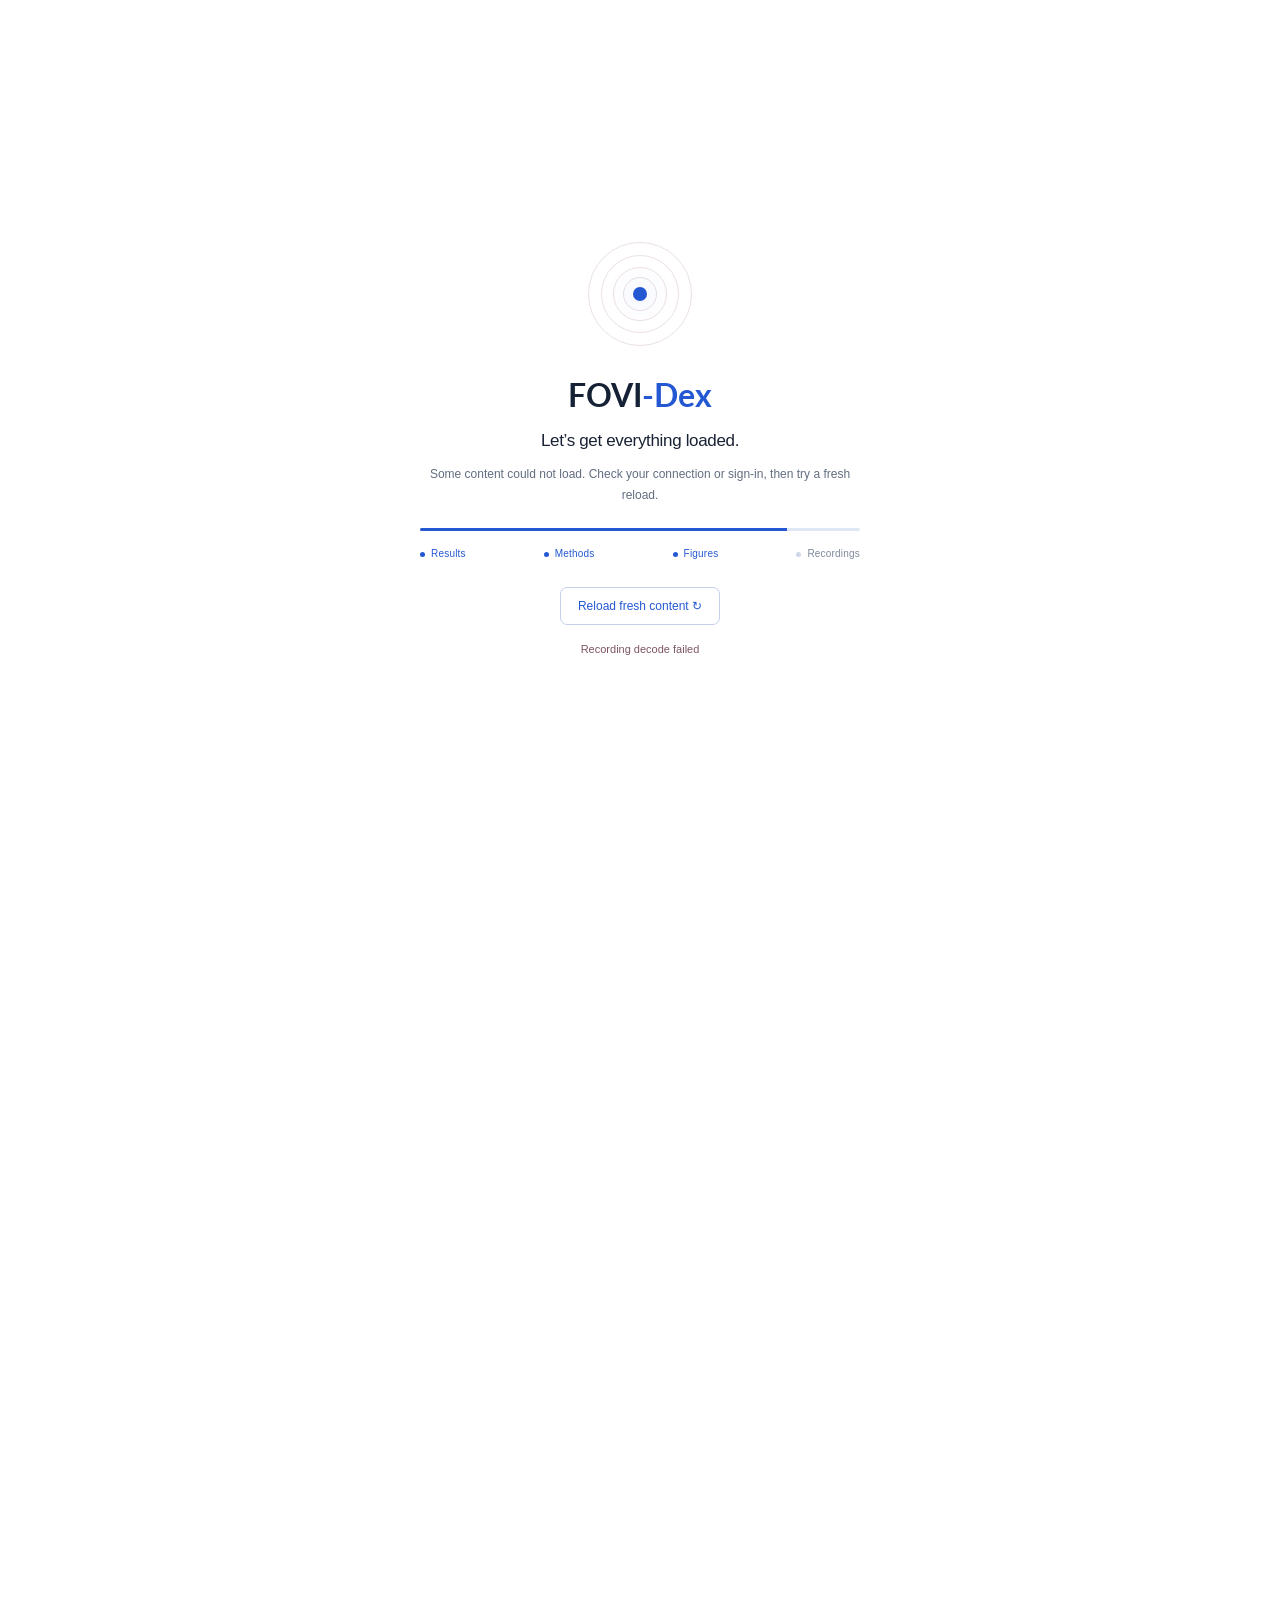
<file: index.html>
<!doctype html>
<html lang="en">
<head>
  <meta charset="utf-8">
  <meta name="viewport" content="width=device-width, initial-scale=1">
  <meta name="description" content="FOVI-Dex: efficient perceptive robot learning through foveated rendering, active vision, and dexterous manipulation. Explore the method and watch simulation and real-robot demonstrations.">
  <meta name="theme-color" content="#ffffff">
  <meta property="og:title" content="FOVI-Dex · Foveated perception for dexterous manipulation">
  <meta property="og:description" content="Foveated rendering and perception for language-directed dexterous manipulation.">
  <meta property="og:type" content="website">
  <meta property="og:image" content="assets/grasp-scene.png">
  <title>FOVI-Dex · Foveated perception for dexterous manipulation</title>
  <style>/* Critical styles are inlined so the first paint needs no separate download. */
#site-loader{display:none}
#site-content{display:contents}
.page-loading body{overflow:hidden!important}
.page-loading #site-content{visibility:hidden}
.page-loading #site-loader{position:fixed;inset:0;z-index:1000;display:grid;place-items:center;overflow:auto;padding:32px 24px;background:#fff;color:#192234;font-family:Inter,"Helvetica Neue",Arial,sans-serif;text-align:center}
.loading-card{width:min(100%,440px);margin:auto;box-sizing:border-box}
.loading-mark{position:relative;width:104px;height:104px;margin:0 auto 30px}
.loading-mark i{position:absolute;border:1px solid #2458d326;border-radius:50%;inset:0;animation:loading-focus 2.6s ease-in-out infinite}
.loading-mark i:nth-child(2){inset:13px;border-color:#2458d345;animation-delay:.13s}
.loading-mark i:nth-child(3){inset:25px;border-color:#9063bc70;animation-delay:.26s}
.loading-mark i:nth-child(4){inset:35px;border-color:#2458d3a0;animation-delay:.39s}
.loading-mark b{position:absolute;inset:45px;border-radius:50%;background:#2458d3;box-shadow:0 0 24px #2458d340}
.loading-wordmark{font-family:FoviWordmark,sans-serif;font-size:32px;font-weight:700;letter-spacing:0;color:#152134;margin:0 0 15px;line-height:1.2}
.loading-wordmark span{font-weight:inherit;color:#2458d3}
#loading-title{font-size:17px;font-weight:500;letter-spacing:-.02em;line-height:1.45;margin:0 0 10px}
#loading-message{font-size:12px;color:#626e80;line-height:1.75;min-height:42px;margin:0 0 22px}
#loading-progress{display:block;appearance:none;border:0;width:100%;height:3px;background:#dfe7f4;border-radius:4px;overflow:hidden}
#loading-progress::-webkit-progress-bar{background:#dfe7f4}
#loading-progress::-webkit-progress-value{background:#2458d3;transition:width .25s ease}
#loading-progress::-moz-progress-bar{background:#2458d3}
.loading-stages{display:flex;justify-content:space-between;gap:12px;font-size:10px;letter-spacing:.02em;color:#7e899b;margin-top:17px}
.loading-stages span:before{content:"";display:inline-block;width:5px;height:5px;vertical-align:middle;background:#ced8e9;border-radius:50%;margin-right:6px}
.loading-stages span[data-ready]{color:#2458d3}
.loading-stages span[data-ready]:before{background:#2458d3}
#loading-retry{margin:28px auto 0;padding:11px 17px;border:1px solid #c5d2e9;border-radius:7px;background:white;color:#2458d3;font:500 12px Inter,"Helvetica Neue",Arial,sans-serif;cursor:pointer}
#loading-retry:focus-visible{outline:3px solid #7c9fed;outline-offset:4px}
#loading-retry[hidden],#loading-error[hidden]{display:none}
.loading-error{font-size:11px;color:#7d5563;line-height:1.7;margin:15px auto 0;max-width:370px;overflow-wrap:anywhere}
.loading-failed .loading-mark i{animation:none;border-color:#b28c9b44}
@keyframes loading-focus{0%,100%{transform:scale(.96);opacity:.65}50%{transform:scale(1);opacity:1}}
@media(prefers-reduced-motion:reduce){.loading-mark i{animation:none}#loading-progress::-webkit-progress-value{transition:none}}</style>
  <script>window.FOVI_BUILD={"build": "80e6388a6d014eae", "assets": {"assets/architecture.svg": "cf01a6026eaa7f0c", "assets/fonts/LICENSE": "1e6ccc54aa0b0aa4", "assets/fonts/Lato-Bold.ttf": "bf1b8130069b44b9", "assets/foveation_sweep_best.svg": "1ca7a141c3b6899d", "assets/fovi-dex-explainer-transcript.html": "d652f80b0e908646", "assets/fovi-dex-explainer.jpg": "4c9a62915e8821fa", "assets/fovi-dex-explainer.mp4": "715f3e4e7def1f9d", "assets/fovi-dex-explainer.vtt": "d497b22bc85ccaa1", "assets/grasp-scene.png": "45f1ee11f4be01c6", "assets/licenses/three.txt": "8b378ebe60e2fe50", "assets/observations-v5-active.png": "335a88fef23fd8de", "assets/observations-v5-foveated.png": "d9dc996014aea6e0", "assets/observations-v5-highres.png": "0921557bbcb092a9", "assets/paper.pdf": "1f8b5946a902e371", "assets/rendering-meshes.json.gz": "038d6d7c297974d4", "assets/rendering-scene.json": "48e0a503af1db1b1", "assets/swaps_success.svg": "e0989e758f177c7d", "assets/training-results.js": "382ca349d6439d1a", "assets/videos/foveated_active-00-real.jpg": "bf8d4d76f465985e", "assets/videos/foveated_active-00-real.mp4": "48ce4b8b62434f3f", "assets/videos/foveated_active-00-sim.jpg": "181fe36f3a640fc4", "assets/videos/foveated_active-00-sim.mp4": "95553db135b3d7fe", "assets/videos/foveated_active-01-real.jpg": "f832d978084fecba", "assets/videos/foveated_active-01-real.mp4": "fbe9efb4e0ac5a55", "assets/videos/foveated_active-01-sim.jpg": "34f010403993400c", "assets/videos/foveated_active-01-sim.mp4": "7272def02ca6b6e3", "assets/videos/foveated_active-09-real.jpg": "09dee708ebf66038", "assets/videos/foveated_active-09-real.mp4": "718921de2c98fcd2", "assets/videos/foveated_active-09-sim.jpg": "2ed29b37b0d5bc5f", "assets/videos/foveated_active-09-sim.mp4": "952eee6543549096", "assets/videos/foveated_active-10-real.jpg": "0ef7d17144896953", "assets/videos/foveated_active-10-real.mp4": "e5acdafa8b9ea98b", "assets/videos/foveated_active-10-sim.jpg": "0891c701517914d8", "assets/videos/foveated_active-10-sim.mp4": "d9b0e86bb3be0b35", "assets/videos/foveated_active-12-real.jpg": "d48edaab021a3b3c", "assets/videos/foveated_active-12-real.mp4": "16f5cffd6c0f3b2f", "assets/videos/foveated_active-12-sim.jpg": "3b043adb8be62a8c", "assets/videos/foveated_active-12-sim.mp4": "c05ec08b5297e08b", "assets/videos/foveated_active-18-real.jpg": "06c082eb2e379833", "assets/videos/foveated_active-18-real.mp4": "bed6d50ce5b16b12", "assets/videos/foveated_active-18-sim.jpg": "36444984ba82ce51", "assets/videos/foveated_active-18-sim.mp4": "947e89f64da338ed", "assets/videos/foveated_active-31-real.jpg": "d66628ce2f17631d", "assets/videos/foveated_active-31-real.mp4": "42e2ca609351ccf2", "assets/videos/foveated_active-31-sim.jpg": "7e4d921641a8d486", "assets/videos/foveated_active-31-sim.mp4": "ce234f4b09c28f2a", "assets/videos/foveated_active-33-real.jpg": "f4ce62edcb95b40e", "assets/videos/foveated_active-33-real.mp4": "3bb922322f53b870", "assets/videos/foveated_active-33-sim.jpg": "ffa73c87589c2f82", "assets/videos/foveated_active-33-sim.mp4": "c10c6859c4076698", "assets/videos/foveated_active-40-real.jpg": "b4c20bb873b4d63f", "assets/videos/foveated_active-40-real.mp4": "1c5f01df5cdb00d1", "assets/videos/foveated_active-40-sim.jpg": "ed0a4e6f175ead5b", "assets/videos/foveated_active-40-sim.mp4": "0a593c8075fc9f5d", "assets/videos/foveated_active-49-real.jpg": "fea607f9d4e4cd2a", "assets/videos/foveated_active-49-real.mp4": "d51014523650c6a4", "assets/videos/foveated_active-49-sim.jpg": "c3d849400d857ecb", "assets/videos/foveated_active-49-sim.mp4": "6d1ca48feee5a138", "camera-geometry.js": "5c8a9ef3f176efef", "editorial.css": "35b7921e0111704f", "explainer-player.js": "ad3d15ec02eaca12", "favicon.svg": "ddaac31e23c8d63a", "followup.css": "2b9a8c9ee7379688", "followup.js": "16ace2838d7a172f", "learning-chart.js": "d027b57a168ae6a6", "paired-video.js": "01c7897132d633d2", "ray-scene.js": "1dbfbc2094275f2e", "rendering.css": "c242ba4a54309217", "rendering.js": "ce37e0d3c56a537b", "representative-videos.js": "22fb68dd417d8e1d", "result-highlights.css": "692c429805aee50b", "retinal-sampler.js": "d74cab7b5424b107", "sampling.js": "34ca586268522ca0", "site.css": "00e22740b641d4db", "site.js": "b95a392667b026a8", "story.css": "9ae7e261aa2602e7", "webgl-scene.js": "a1dee905e919d749"}};
"use strict";

(() => {
  const root=document.documentElement,release=window.FOVI_BUILD;
  const pending=new Map([
    ["version",["data","Checking for the latest release…"]],
    ["scripts",["data","Loading learning curves and controls…"]],
    ["sampling",["methods","Preparing the sampling viewer…"]],
    ["rendering",["methods","Preparing the rendering viewer…"]],
    ["figures",["figures","Loading the figures…"]],
    ["videos",["videos","Loading the complete policy recordings…"]],
  ]);
  const total=pending.size;
  let failed=false,finished=false;
  root.classList.add("page-loading");
  function update(){
    const progress=document.getElementById("loading-progress");
    if(!progress)return;
    progress.max=total;progress.value=total-pending.size;
    for(const stage of document.querySelectorAll("[data-loading-group]"))stage.toggleAttribute("data-ready",![...pending.values()].some(([group])=>group===stage.dataset.loadingGroup));
    if(!failed)document.getElementById("loading-message").textContent=pending.size?pending.values().next().value[1]:"Everything is ready.";
  }
  function fail(error){
    if(finished||failed)return;
    clearTimeout(deadline);
    failed=true;root.classList.add("loading-failed");
    const show=()=>{
      document.getElementById("loading-title").textContent="Let’s get everything loaded.";
      document.getElementById("loading-message").textContent="Some content could not load. Check your connection or sign-in, then try a fresh reload.";
      const detail=document.getElementById("loading-error");detail.hidden=false;detail.textContent=error.message;
      document.getElementById("loading-retry").hidden=false;
      document.getElementById("site-loader").setAttribute("aria-busy","false");
    };
    if(document.getElementById("site-loader"))show();else document.addEventListener("DOMContentLoaded",show,{once:true});
  }
  function done(key){
    if(!pending.has(key))return;
    pending.delete(key);update();
    if(!pending.size&&!failed){
      requestAnimationFrame(()=>requestAnimationFrame(()=>{
        if(failed)return;
        finished=true;clearTimeout(deadline);
        root.classList.remove("page-loading");
        const content=document.getElementById("site-content");content.inert=false;content.removeAttribute("aria-hidden");
        document.getElementById("site-loader").setAttribute("aria-busy","false");
        dispatchEvent(new Event("fovi:ready"));
      }));
    }
  }
  function asset(path){
    if(!Object.hasOwn(release.assets,path))throw new Error("Unversioned website resource: "+path);
    return path+"?v="+release.assets[path];
  }
  function retry(){
    const url=new URL(location.href);url.searchParams.set("reload",Date.now().toString(36));location.replace(url);
  }
  const deadline=setTimeout(()=>fail(new Error("Loading took longer than expected. Reload to check the release and try again.")),120000);
  window.FoviLoading={done,fail,asset,get ready(){return finished;}};
  addEventListener("error",event=>{
    if(finished)return;
    const target=event.target;
    if(target instanceof HTMLScriptElement||target instanceof HTMLLinkElement)fail(new Error("A required website file could not load."));
    else if(event.error)fail(new Error("The interactive page could not initialize. Please reload fresh content."));
  },true);
  addEventListener("unhandledrejection",()=>{if(!finished)fail(new Error("A required part of the page could not initialize."));});
  async function checkRelease(){
    const response=await fetch("site-version.json",{cache:"no-store",signal:AbortSignal.timeout(30000)});
    if(!response.ok||!response.headers.get("Content-Type")?.includes("application/json"))throw new Error("The latest site release could not be checked. Please check your connection or sign-in.");
    const current=await response.json();
    if(typeof current.build!=="string"||!current.build)throw new Error("The release check did not return website data. Your sign-in may need refreshing.");
    if(current.build!==release.build){
      const url=new URL(location.href);
      if(url.searchParams.get("build")===current.build)throw new Error("The site is being updated. Please retry in a moment.");
      url.searchParams.set("build",current.build);location.replace(url);return;
    }
    done("version");
  }
  checkRelease().catch(fail);
  document.addEventListener("DOMContentLoaded",async()=>{
    const content=document.getElementById("site-content");content.inert=true;content.setAttribute("aria-hidden","true");
    document.getElementById("loading-retry").addEventListener("click",retry);update();
    try{
      if(!window.FOVI_FOLLOWUP)throw new Error("The results could not initialize.");
      await document.fonts.ready;done("scripts");
      const images=[...document.images];
      for(const image of images)image.loading="eager";
      const extraURLs=new Set([...document.querySelectorAll("video[poster]")].map(video=>video.poster));
      for(const image of document.querySelectorAll("picture img"))extraURLs.add(image.src);
      for(const source of document.querySelectorAll("picture source[srcset]"))for(const candidate of source.srcset.split(","))extraURLs.add(candidate.trim().split(/\s+/)[0]);
      for(const url of extraURLs){const image=new Image();image.src=url;images.push(image);}
      await Promise.all(images.map(image=>image.decode()));done("figures");
    }catch(error){fail(new Error("Figures or page data could not load. Please reload fresh content."));}
  },{once:true});
})();</script>
  <link rel="icon" href="favicon.svg?v=ddaac31e23c8d63a" type="image/svg+xml">
  <link rel="stylesheet" href="site.css?v=00e22740b641d4db">
  <link rel="stylesheet" href="rendering.css?v=c242ba4a54309217">
  <link rel="stylesheet" href="followup.css?v=2b9a8c9ee7379688">
  <link rel="stylesheet" href="story.css?v=9ae7e261aa2602e7">
  <link rel="stylesheet" href="result-highlights.css?v=692c429805aee50b">
  <script defer src="assets/training-results.js?v=382ca349d6439d1a"></script>
  <script defer src="learning-chart.js?v=d027b57a168ae6a6"></script>
  <script defer src="camera-geometry.js?v=5c8a9ef3f176efef"></script>
  <script defer src="ray-scene.js?v=1dbfbc2094275f2e"></script>
  <script defer src="webgl-scene.js?v=a1dee905e919d749"></script>
  <script defer src="retinal-sampler.js?v=d74cab7b5424b107"></script>
  <script defer src="sampling.js?v=34ca586268522ca0"></script>
  <script defer src="rendering.js?v=ce37e0d3c56a537b"></script>
  <script defer src="paired-video.js?v=01c7897132d633d2"></script>
  <script defer src="explainer-player.js?v=ad3d15ec02eaca12"></script>
  <script defer src="representative-videos.js?v=22fb68dd417d8e1d"></script>
  <script defer src="site.js?v=b95a392667b026a8"></script>
  <script defer src="followup.js?v=16ace2838d7a172f"></script>
  <link rel="stylesheet" href="editorial.css?v=35b7921e0111704f">
</head>
<body>
<section id="site-loader" aria-labelledby="loading-title" aria-describedby="loading-message" aria-busy="true">
  <div class="loading-card">
    <div class="loading-mark" aria-hidden="true"><i></i><i></i><i></i><i></i><b></b></div>
    <p class="loading-wordmark">FOVI<span>-Dex</span></p>
    <h1 id="loading-title">Loading FOVI-Dex</h1>
    <p id="loading-message" role="status" aria-live="polite">Loading figures and recordings.</p>
    <progress id="loading-progress" max="6" value="0" aria-label="Website preparation"></progress>
    <div class="loading-stages" aria-hidden="true"><span data-loading-group="data">Results</span><span data-loading-group="methods">Methods</span><span data-loading-group="figures">Figures</span><span data-loading-group="videos">Recordings</span></div>
    <button id="loading-retry" type="button" hidden>Reload fresh content ↻</button>
    <p class="loading-error" id="loading-error" hidden></p>
  </div>
</section><div id="site-content">
<a class="skip-link" href="#sampling">Skip to content</a>
<header class="masthead">
  <a class="wordmark" href="#top" aria-label="FOVI-Dex home"><img src="favicon.svg?v=ddaac31e23c8d63a" width="27" height="27" alt="">FOVI<span>-Dex</span></a>
  <nav aria-label="Page sections"><a href="#sampling">Foveation</a><a href="#results">Results</a><a href="#real-world">Sim2real</a><a href="#methods">Methods</a></nav>
  <div class="reading-progress" aria-hidden="true"></div>
</header>
<main id="top">
  <section class="hero wrap" aria-labelledby="project-title">
    <h1 id="project-title" class="project-wordmark">FOVI<span>-Dex</span></h1>
    <p class="paper-title">Foveation enables efficient perceptive learning<br class="desktop-break"> of dexterous manipulation in simulation</p>
    <p class="hero-training">No human demonstrations. No state-based policy pretraining or distillation.<br>Learn in simulation. Transfer zero-shot to the real robot.</p>
<div class="authors" aria-label="Authors">
      <a href="mailto:nblauch@nvidia.com">Nicholas M. Blauch<sup>†</sup></a><span>Nicolas Moenne-Loccoz</span><span>Jayjun Lee</span><span>Patrick Yin</span><span>Asif Rana</span><span>Mohak Bhardwaj</span><span>Jessica Yin</span><span>Sam Mady</span><span>Marilyn Reeb</span><span>Karl Van Wyk</span><span>Nathan Ratliff</span><span>Jae-Hyun Jung</span><span>Ruth Rosenholtz</span><span>Ankur Handa</span><span>Gavriel State</span>
    </div>    <p class="affiliation">Dex Manipulation Workshop · CoRL 2026<small class="release-note">10th Conference on Robot Learning (CoRL 2026), Austin TX, USA.</small></p>
    <div class="hero-actions"><a class="button primary" href="assets/paper.pdf?v=1f8b5946a902e371" target="_blank" rel="noopener">Paper (PDF) ↗</a><a class="button" href="#sampling">Explore the idea <span>↓</span></a><a class="button" href="#opening"><span aria-hidden="true">▷</span> Watch the film</a></div>
  </section>



  <section class="policy-comparisons wrap" id="opening" aria-label="Project video">
    <figure class="explainer-film">
      <video id="explainer-video" controls muted playsinline preload="none" width="1920" height="1080" poster="assets/fovi-dex-explainer.jpg?v=4c9a62915e8821fa" aria-label="FOVI-Dex: an animated research explainer" aria-describedby="explainer-caption">
        <source src="assets/fovi-dex-explainer.mp4?v=715f3e4e7def1f9d" type="video/mp4">
        <track kind="captions" src="assets/fovi-dex-explainer.vtt?v=d497b22bc85ccaa1" srclang="en" label="English">
        <a href="assets/fovi-dex-explainer.mp4?v=715f3e4e7def1f9d">Download the explainer</a>.
      </video>
      <button id="explainer-play" type="button">▷ Play the film</button>
      <figcaption id="explainer-caption">The idea, the learning, and the real robot. <a href="assets/fovi-dex-explainer.mp4?v=715f3e4e7def1f9d" download>Download video ↗</a> <a href="assets/fovi-dex-explainer-transcript.html?v=d652f80b0e908646">Transcript ↗</a></figcaption>
      <p id="explainer-status" role="status" hidden></p>
    </figure>
  </section>
<section class="section wrap" id="sampling" aria-labelledby="sampling-title">
  <span id="overview" class="anchor-alias"></span>
  <div class="section-heading"><h2 id="sampling-title">Foveation enables efficient perceptive RL</h2></div>
  <p class="section-intro">Rendering and encoding dense images consume resources that could support more parallel learning. Foveation concentrates detail around gaze in a compact image while retaining peripheral context.</p>
  <div class="sampling-lab">
    <div class="lab-controls">
      <div class="segmented" role="group" aria-label="Active observation type"><button data-sampling="foveated" aria-pressed="true">Foveated active</button><button data-sampling="uniform" aria-pressed="false">Uniform active</button></div>
      <label class="slider-label" for="foveation">CMF a (°) <span> <output id="foveation-value">3.483</output></span><input id="foveation" type="range" min="-2.2" max="3.8" step="0.001" value="0.542"></label>
      <button class="button small-button" id="sampling-reset">Reset</button>
    </div>
    <div class="sampling-panels">
      <figure class="camera-panel"><div class="panel-title"><span>Uniform fixed high-resolution</span><small>300 × 480</small></div><canvas id="sample-camera" width="480" height="300" tabindex="0" role="img" aria-label="Uniform fixed high-resolution image. Drag or use arrow keys to move the active view's fixation; Home resets."></canvas></figure>
      <figure><div class="panel-title"><span id="active-view-label">Foveated active</span><small>128 × 128</small></div><canvas id="sample-native" width="128" height="128" role="img" aria-label="Compact active view sampled from the full source image"></canvas></figure>
    </div>
  </div>
  <p class="small muted sampling-note">Drag on the left image to move gaze. The left raster matches the high-resolution model; the active view samples the full source image. This illustrates camera sampling on a static simulation scene. Training renders each observation directly.</p>
    <div class="budget-comparison" aria-label="Current high-resolution and foveated resource comparison">
      <div class="budget-row budget-head"><span>Same ≈45 GB budget</span><span>High resolution<small>300 × 480 · uniform fixed</small></span><span>Compact observation<small>128 × 128 · foveated active</small></span></div>
      <div class="budget-row"><span>Environments / GPU</span><strong>208</strong><strong>1 248<small>6.0× as many</small></strong></div>
      <div class="budget-row"><span>Total training FPS<small>8 L40S GPUs</small></span><strong>≈4 685</strong><strong>≈20 760<small>4.4× the throughput</small></strong></div>
      <div class="budget-row"><span>Visual tokens / frame</span><strong>570</strong><strong>64<small>8.9× fewer</small></strong></div>
    </div>
    <p class="budget-source">Throughput: full training runs on eight L40S GPUs, averaged over three seeds. Environment allocations use the same approximate 45 GB process-memory budget from single-Blackwell calibration.</p></section>

  <section class="section tinted" id="results" aria-labelledby="results-title"><div class="wrap">
    <span id="followup" class="anchor-alias"></span><span id="experiment5" class="anchor-alias"></span>
    <div class="section-heading"><h2 id="results-title">More learning from the same compute budget</h2></div>
    <p class="section-intro">Foveated observations preserve detail where the robot looks, while leaving more compute for parallel learning. Compare the models on five-object clutter over the same 72 hours of training.</p>
  <div id="visual-configurations" class="model-schematic">
    <figure class="configuration-figure">
      <div class="configuration-instruction"><span>Matched scene</span><strong>“Pick up the sneaker.”</strong></div>
      <div class="configuration-grid">
        <div class="configuration-card" data-configuration="foveated">
          <div class="configuration-label"><i class="legend-dot" aria-hidden="true"></i><h3>Foveated active</h3></div>
          <p class="configuration-gaze">Moving gaze · nonuniform detail</p>
          <div class="configuration-image"><img src="assets/observations-v5-foveated.png?v=d9dc996014aea6e0" width="128" height="128" loading="lazy" alt="Foveated view centered on the sneaker, with enlarged detail near fixation and compressed peripheral context"></div>
          <div class="configuration-budget"><strong>128 × 128</strong><span>64 visual tokens</span></div>
          <p class="configuration-description">Concentrate detail at fixation, with wide peripheral context.</p>
        </div>
        <div class="configuration-card" data-configuration="active">
          <div class="configuration-label"><i class="legend-dot" aria-hidden="true"></i><h3>Uniform active</h3></div>
          <p class="configuration-gaze">Moving gaze · uniform detail</p>
          <div class="configuration-image"><img src="assets/observations-v5-active.png?v=335a88fef23fd8de" width="128" height="128" loading="lazy" alt="Uniform low-resolution view aimed at the same sneaker; the target occupies fewer pixels"></div>
          <div class="configuration-budget"><strong>128 × 128</strong><span>64 visual tokens</span></div>
          <p class="configuration-description">The same compact image budget, spread uniformly across the view.</p>
        </div>
        <div class="configuration-card" data-configuration="highres">
          <div class="configuration-label"><i class="legend-dot" aria-hidden="true"></i><h3>Uniform fixed (high-res)</h3></div>
          <p class="configuration-gaze">Fixed gaze · uniform detail</p>
          <div class="configuration-image"><img src="assets/observations-v5-highres.png?v=0921557bbcb092a9" width="480" height="300" loading="lazy" alt="Uniform high-resolution fisheye view of the full scene from the fixed camera"></div>
          <div class="configuration-budget"><strong>300 × 480</strong><span>570 visual tokens</span></div>
          <p class="configuration-description">A dense view of the whole scene, at a larger rendering and encoding cost.</p>
        </div>
      </div>
      <figcaption>The same five-object scene through each model’s camera. Active views fixate the sneaker for this illustration; these are native camera images, not policy rollouts. Dimensions are height × width.</figcaption>
    </figure>
  </div>    <div class="results-lab followup-lab">
      <div class="results-toolbar"><div class="segmented" role="group" aria-label="Five-object learning metric"><button data-followup-metric="isr" aria-pressed="true">Success-region occupancy</button><button data-followup-metric="adr" aria-pressed="false">ADR level</button></div><label for="followup-seed">Seeds<select id="followup-seed"><option value="mean">Mean + range</option><option value="all">All seeds</option><option value="43">Seed 43</option><option value="47">Seed 47</option><option value="51">Seed 51</option></select></label><label for="followup-axis">Horizontal axis<select id="followup-axis"><option value="hours">Elapsed hours</option><option value="gpu-hours">Allocated GPU-hours</option></select></label></div>
      <div class="followup-legend-row"><div id="followup-legend" class="model-legend" role="group" aria-label="Toggle Five-object models"></div><div class="followup-line-key" id="followup-line-key"><span><i></i>8 GPUs</span><span><i class="dashed"></i>4 GPUs</span></div></div>
      <div class="chart-layout"><div class="chart-area"><svg id="followup-chart" viewBox="0 0 840 410" role="img" aria-label="Five-object learning curves"></svg><label class="time-control" for="followup-time">Inspect at <output id="followup-hour">—</output><input id="followup-time" type="range" min="0" max="1" step="any" value="0"></label></div><aside class="chart-readout"><div id="followup-values" aria-live="polite"></div><p class="small muted" id="followup-readout-note">Latest observation at or before the cursor. Ranges span individual seeds; they are not confidence intervals. Dots mark the last measurement inside the shared window.</p></aside></div>
      <p id="followup-protocol" class="chart-protocol"></p>
    </div>
  </div></section>
  <section class="section wrap" id="real-world" aria-labelledby="real-world-title">
    <div class="section-heading"><h2 id="real-world-title">Zero-shot sim2real transfer</h2></div>
    <div class="transfer-highlight">
      <div class="transfer-copy">
        <p class="highlight-number">78<span>%</span></p>
        <h3>Real-world success with foveated active vision.</h3>
        <p>The policy must distinguish a boot, laced boot, and sneaker among clutter, then grasp the requested object. It transfers directly from simulation, without real-world policy fine-tuning.</p>
        <div class="transfer-baselines"><div><strong>26%</strong><span>Uniform active</span></div><div><strong>24%</strong><span>Uniform fixed, high-res</span></div></div>
      </div>
      <figure class="transfer-figure">
        <div class="highlight-legend"><span class="foveated">Foveated active</span><span class="active">Uniform active</span><span class="highres">Uniform fixed (high-res)</span></div>
        <img src="assets/swaps_success.svg?v=e0989e758f177c7d" width="630" height="360" loading="lazy" alt="Trial success: foveated active 87.6% in full simulation, 90% in matched simulation, 78% on the robot; uniform active 53.75%, 52%, 26%; uniform fixed high-resolution 64.2%, 64%, 24%.">
        <figcaption>Foveated active vision leads in both domains. All models show a sim-to-real gap.</figcaption>
      </figure>
    </div>
    <p class="highlight-method">Per model: 2,000 simulation trials and 50 reviewed robot trials. “Sim (50)” uses the same planned layouts and targets as the robot trials and is a subset of the full simulation set. These are trial-success rates from one completed checkpoint per model, distinct from the training curves above.</p>
<div class="example-carousel" id="demonstrations" aria-label="Representative simulation and real-world trials">
  <div class="example-navigation">
    <span>Foveated policy</span>
    <button class="button small-button" id="example-previous" aria-label="Previous trial">←</button>
    <label for="example-select">Trial<select id="example-select"><option value="0">Trial 1 · Classy laced boot</option><option value="1">Trial 2 · Cup</option><option value="9">Trial 10 · Fist</option><option value="10">Trial 11 · Classy laced boot</option><option value="12">Trial 13 · Sneaker</option><option value="18">Trial 19 · Fist</option><option value="31">Trial 32 · Cup</option><option value="33">Trial 34 · Boot</option><option value="40">Trial 41 · Sneaker</option><option value="49">Trial 50 · Boot</option></select></label>
    <button class="button small-button" id="example-next" aria-label="Next trial">→</button>
    <span id="example-position" role="status">1 / 10</span>
  </div>
  <article class="comparison example-pair" data-pair="foveated_active-00" data-model="foveated_active" data-case="0" aria-label="Pick up the classy laced boot.">
    <div class="comparison-grid">
<figure class="comparison-video"><div class="example-world">Simulation <span>Success</span></div><video id="example-foveated_active-00-sim" muted playsinline preload="none" width="1280" height="920" poster="assets/videos/foveated_active-00-sim.jpg?v=181fe36f3a640fc4" aria-label="Simulation: Pick up the classy laced boot."><source src="assets/videos/foveated_active-00-sim.mp4?v=95553db135b3d7fe" type="video/mp4"></video></figure><figure class="comparison-video"><div class="example-world">Reality <span>Success</span></div><video id="example-foveated_active-00-real" muted playsinline preload="none" width="1280" height="920" poster="assets/videos/foveated_active-00-real.jpg?v=bf8d4d76f465985e" aria-label="Reality: Pick up the classy laced boot."><source src="assets/videos/foveated_active-00-real.mp4?v=48ce4b8b62434f3f" type="video/mp4"></video></figure>    </div>
    <div class="comparison-actions"><button class="button small-button" data-pair-play aria-label="Play both recordings">Play both ▷</button><button class="button small-button" data-pair-replay aria-label="Replay both recordings">Replay ↺</button></div>
    <p class="pair-status" role="status" hidden></p>
  </article>
  <article class="comparison example-pair" data-pair="foveated_active-01" data-model="foveated_active" data-case="1" aria-label="Pick up the cup." hidden>
    <div class="comparison-grid">
<figure class="comparison-video"><div class="example-world">Simulation <span>Success</span></div><video id="example-foveated_active-01-sim" muted playsinline preload="none" width="1280" height="920" poster="assets/videos/foveated_active-01-sim.jpg?v=34f010403993400c" aria-label="Simulation: Pick up the cup."><source src="assets/videos/foveated_active-01-sim.mp4?v=7272def02ca6b6e3" type="video/mp4"></video></figure><figure class="comparison-video"><div class="example-world">Reality <span>Failure</span></div><video id="example-foveated_active-01-real" muted playsinline preload="none" width="1280" height="920" poster="assets/videos/foveated_active-01-real.jpg?v=f832d978084fecba" aria-label="Reality: Pick up the cup."><source src="assets/videos/foveated_active-01-real.mp4?v=fbe9efb4e0ac5a55" type="video/mp4"></video></figure>    </div>
    <div class="comparison-actions"><button class="button small-button" data-pair-play aria-label="Play both recordings">Play both ▷</button><button class="button small-button" data-pair-replay aria-label="Replay both recordings">Replay ↺</button></div>
    <p class="pair-status" role="status" hidden></p>
  </article>
  <article class="comparison example-pair" data-pair="foveated_active-09" data-model="foveated_active" data-case="9" aria-label="Pick up the fist." hidden>
    <div class="comparison-grid">
<figure class="comparison-video"><div class="example-world">Simulation <span>Success</span></div><video id="example-foveated_active-09-sim" muted playsinline preload="none" width="1280" height="920" poster="assets/videos/foveated_active-09-sim.jpg?v=2ed29b37b0d5bc5f" aria-label="Simulation: Pick up the fist."><source src="assets/videos/foveated_active-09-sim.mp4?v=952eee6543549096" type="video/mp4"></video></figure><figure class="comparison-video"><div class="example-world">Reality <span>Success</span></div><video id="example-foveated_active-09-real" muted playsinline preload="none" width="1280" height="920" poster="assets/videos/foveated_active-09-real.jpg?v=09dee708ebf66038" aria-label="Reality: Pick up the fist."><source src="assets/videos/foveated_active-09-real.mp4?v=718921de2c98fcd2" type="video/mp4"></video></figure>    </div>
    <div class="comparison-actions"><button class="button small-button" data-pair-play aria-label="Play both recordings">Play both ▷</button><button class="button small-button" data-pair-replay aria-label="Replay both recordings">Replay ↺</button></div>
    <p class="pair-status" role="status" hidden></p>
  </article>
  <article class="comparison example-pair" data-pair="foveated_active-10" data-model="foveated_active" data-case="10" aria-label="Pick up the classy laced boot." hidden>
    <div class="comparison-grid">
<figure class="comparison-video"><div class="example-world">Simulation <span>Success</span></div><video id="example-foveated_active-10-sim" muted playsinline preload="none" width="1280" height="920" poster="assets/videos/foveated_active-10-sim.jpg?v=0891c701517914d8" aria-label="Simulation: Pick up the classy laced boot."><source src="assets/videos/foveated_active-10-sim.mp4?v=d9b0e86bb3be0b35" type="video/mp4"></video></figure><figure class="comparison-video"><div class="example-world">Reality <span>Success</span></div><video id="example-foveated_active-10-real" muted playsinline preload="none" width="1280" height="920" poster="assets/videos/foveated_active-10-real.jpg?v=0ef7d17144896953" aria-label="Reality: Pick up the classy laced boot."><source src="assets/videos/foveated_active-10-real.mp4?v=e5acdafa8b9ea98b" type="video/mp4"></video></figure>    </div>
    <div class="comparison-actions"><button class="button small-button" data-pair-play aria-label="Play both recordings">Play both ▷</button><button class="button small-button" data-pair-replay aria-label="Replay both recordings">Replay ↺</button></div>
    <p class="pair-status" role="status" hidden></p>
  </article>
  <article class="comparison example-pair" data-pair="foveated_active-12" data-model="foveated_active" data-case="12" aria-label="Pick up the sneaker." hidden>
    <div class="comparison-grid">
<figure class="comparison-video"><div class="example-world">Simulation <span>Wrong object lifted</span></div><video id="example-foveated_active-12-sim" muted playsinline preload="none" width="1280" height="920" poster="assets/videos/foveated_active-12-sim.jpg?v=3b043adb8be62a8c" aria-label="Simulation: Pick up the sneaker."><source src="assets/videos/foveated_active-12-sim.mp4?v=c05ec08b5297e08b" type="video/mp4"></video></figure><figure class="comparison-video"><div class="example-world">Reality <span>Failure</span></div><video id="example-foveated_active-12-real" muted playsinline preload="none" width="1280" height="920" poster="assets/videos/foveated_active-12-real.jpg?v=d48edaab021a3b3c" aria-label="Reality: Pick up the sneaker."><source src="assets/videos/foveated_active-12-real.mp4?v=16f5cffd6c0f3b2f" type="video/mp4"></video></figure>    </div>
    <div class="comparison-actions"><button class="button small-button" data-pair-play aria-label="Play both recordings">Play both ▷</button><button class="button small-button" data-pair-replay aria-label="Replay both recordings">Replay ↺</button></div>
    <p class="pair-status" role="status" hidden></p>
  </article>
  <article class="comparison example-pair" data-pair="foveated_active-18" data-model="foveated_active" data-case="18" aria-label="Pick up the fist." hidden>
    <div class="comparison-grid">
<figure class="comparison-video"><div class="example-world">Simulation <span>Success</span></div><video id="example-foveated_active-18-sim" muted playsinline preload="none" width="1280" height="920" poster="assets/videos/foveated_active-18-sim.jpg?v=36444984ba82ce51" aria-label="Simulation: Pick up the fist."><source src="assets/videos/foveated_active-18-sim.mp4?v=947e89f64da338ed" type="video/mp4"></video></figure><figure class="comparison-video"><div class="example-world">Reality <span>Success</span></div><video id="example-foveated_active-18-real" muted playsinline preload="none" width="1280" height="920" poster="assets/videos/foveated_active-18-real.jpg?v=06c082eb2e379833" aria-label="Reality: Pick up the fist."><source src="assets/videos/foveated_active-18-real.mp4?v=bed6d50ce5b16b12" type="video/mp4"></video></figure>    </div>
    <div class="comparison-actions"><button class="button small-button" data-pair-play aria-label="Play both recordings">Play both ▷</button><button class="button small-button" data-pair-replay aria-label="Replay both recordings">Replay ↺</button></div>
    <p class="pair-status" role="status" hidden></p>
  </article>
  <article class="comparison example-pair" data-pair="foveated_active-31" data-model="foveated_active" data-case="31" aria-label="Pick up the cup." hidden>
    <div class="comparison-grid">
<figure class="comparison-video"><div class="example-world">Simulation <span>Success</span></div><video id="example-foveated_active-31-sim" muted playsinline preload="none" width="1280" height="920" poster="assets/videos/foveated_active-31-sim.jpg?v=7e4d921641a8d486" aria-label="Simulation: Pick up the cup."><source src="assets/videos/foveated_active-31-sim.mp4?v=ce234f4b09c28f2a" type="video/mp4"></video></figure><figure class="comparison-video"><div class="example-world">Reality <span>Success</span></div><video id="example-foveated_active-31-real" muted playsinline preload="none" width="1280" height="920" poster="assets/videos/foveated_active-31-real.jpg?v=d66628ce2f17631d" aria-label="Reality: Pick up the cup."><source src="assets/videos/foveated_active-31-real.mp4?v=42e2ca609351ccf2" type="video/mp4"></video></figure>    </div>
    <div class="comparison-actions"><button class="button small-button" data-pair-play aria-label="Play both recordings">Play both ▷</button><button class="button small-button" data-pair-replay aria-label="Replay both recordings">Replay ↺</button></div>
    <p class="pair-status" role="status" hidden></p>
  </article>
  <article class="comparison example-pair" data-pair="foveated_active-33" data-model="foveated_active" data-case="33" aria-label="Pick up the boot." hidden>
    <div class="comparison-grid">
<figure class="comparison-video"><div class="example-world">Simulation <span>Success</span></div><video id="example-foveated_active-33-sim" muted playsinline preload="none" width="1280" height="920" poster="assets/videos/foveated_active-33-sim.jpg?v=ffa73c87589c2f82" aria-label="Simulation: Pick up the boot."><source src="assets/videos/foveated_active-33-sim.mp4?v=c10c6859c4076698" type="video/mp4"></video></figure><figure class="comparison-video"><div class="example-world">Reality <span>Success</span></div><video id="example-foveated_active-33-real" muted playsinline preload="none" width="1280" height="920" poster="assets/videos/foveated_active-33-real.jpg?v=f4ce62edcb95b40e" aria-label="Reality: Pick up the boot."><source src="assets/videos/foveated_active-33-real.mp4?v=3bb922322f53b870" type="video/mp4"></video></figure>    </div>
    <div class="comparison-actions"><button class="button small-button" data-pair-play aria-label="Play both recordings">Play both ▷</button><button class="button small-button" data-pair-replay aria-label="Replay both recordings">Replay ↺</button></div>
    <p class="pair-status" role="status" hidden></p>
  </article>
  <article class="comparison example-pair" data-pair="foveated_active-40" data-model="foveated_active" data-case="40" aria-label="Pick up the sneaker." hidden>
    <div class="comparison-grid">
<figure class="comparison-video"><div class="example-world">Simulation <span>Success</span></div><video id="example-foveated_active-40-sim" muted playsinline preload="none" width="1280" height="920" poster="assets/videos/foveated_active-40-sim.jpg?v=ed0a4e6f175ead5b" aria-label="Simulation: Pick up the sneaker."><source src="assets/videos/foveated_active-40-sim.mp4?v=0a593c8075fc9f5d" type="video/mp4"></video></figure><figure class="comparison-video"><div class="example-world">Reality <span>Success</span></div><video id="example-foveated_active-40-real" muted playsinline preload="none" width="1280" height="920" poster="assets/videos/foveated_active-40-real.jpg?v=b4c20bb873b4d63f" aria-label="Reality: Pick up the sneaker."><source src="assets/videos/foveated_active-40-real.mp4?v=1c5f01df5cdb00d1" type="video/mp4"></video></figure>    </div>
    <div class="comparison-actions"><button class="button small-button" data-pair-play aria-label="Play both recordings">Play both ▷</button><button class="button small-button" data-pair-replay aria-label="Replay both recordings">Replay ↺</button></div>
    <p class="pair-status" role="status" hidden></p>
  </article>
  <article class="comparison example-pair" data-pair="foveated_active-49" data-model="foveated_active" data-case="49" aria-label="Pick up the boot." hidden>
    <div class="comparison-grid">
<figure class="comparison-video"><div class="example-world">Simulation <span>Success</span></div><video id="example-foveated_active-49-sim" muted playsinline preload="none" width="1280" height="920" poster="assets/videos/foveated_active-49-sim.jpg?v=c3d849400d857ecb" aria-label="Simulation: Pick up the boot."><source src="assets/videos/foveated_active-49-sim.mp4?v=6d1ca48feee5a138" type="video/mp4"></video></figure><figure class="comparison-video"><div class="example-world">Reality <span>Success</span></div><video id="example-foveated_active-49-real" muted playsinline preload="none" width="1280" height="920" poster="assets/videos/foveated_active-49-real.jpg?v=fea607f9d4e4cd2a" aria-label="Reality: Pick up the boot."><source src="assets/videos/foveated_active-49-real.mp4?v=d51014523650c6a4" type="video/mp4"></video></figure>    </div>
    <div class="comparison-actions"><button class="button small-button" data-pair-play aria-label="Play both recordings">Play both ▷</button><button class="button small-button" data-pair-replay aria-label="Replay both recordings">Replay ↺</button></div>
    <p class="pair-status" role="status" hidden></p>
  </article>
  <p class="small muted">Ten foveated-policy layouts, with two trials per target and 8/10 robot successes. Simulations are fresh deployment reruns that stop on success, failure, or the time limit; they are separate from the scored benchmark above. Clips keep their native timing; the shorter clip holds its final frame.</p>
</div>  </section>

  <section class="section tinted" id="foveation-strength" aria-labelledby="foveation-strength-title"><div class="wrap">
    <div class="section-heading"><h2 id="foveation-strength-title">Balance detail with context</h2></div>
    <div class="sweep-highlight">
      <div class="sweep-copy"><p>We vary how strongly the image concentrates detail around gaze while keeping the compact image size, encoder, and training allocation fixed.</p><p>Intermediate foveation outperforms both the strongest concentration and nearly uniform sampling. The main model sits in this effective region; overlapping seed ranges do not establish a precise optimum.</p><p class="sweep-direction"><span>Stronger foveation</span><span aria-hidden="true">→</span><span>Nearly uniform</span></p></div>
      <figure class="sweep-figure"><img src="assets/foveation_sweep_best.svg?v=1ca7a141c3b6899d" width="630" height="440" loading="lazy" alt="Intermediate foveation reaches about 60% best ISR; the main-paper setting reaches about 62%. The strongest and near-uniform settings reach about 52–53%. Individual seeds and their full ranges are shown."><figcaption>Connected diamonds: three-seed means, including the main model. Bars: full seed ranges. Small points: individual seeds.</figcaption></figure>
    </div>
    <p class="highlight-method">Five-object training on four GPUs, compared over the same 72 hours. Each seed contributes its best recorded success-region occupancy (ISR) at the final curriculum level. ISR measures time in the success region, not episode success.</p>

  </div></section>
<section class="section wrap" id="methods" aria-labelledby="methods-title">
  <span id="rendering" class="anchor-alias"></span><span id="policy" class="anchor-alias"></span>
  <div class="section-heading"><h2 id="methods-title">Rendering and policy architecture</h2></div>
  <div class="methods-summary">
    <div><h3>Render where the robot looks</h3><p>We use <code>OmniLensDistortionLutAPI</code> to attach forward and inverse lookup textures to the RTX camera. RTX traces rays directly into a compact foveated image. Gaze moves the high-detail center while retaining the wider scene. On the robot, software samples the same view from a fixed fisheye camera.</p></div>
    <div><h3>Learn from vision, language, and touch</h3><p>A frozen, foveation-adapted visual encoder feeds a recurrent policy alongside the instruction, tactile feedback, and robot state. Reinforcement learning trains the motor policy, with supervised gaze learning and a privileged critic used only during training.</p></div>
  </div>
    <figure class="architecture-figure"><button id="architecture-zoom" aria-label="Enlarge the policy architecture figure"><img src="assets/architecture.svg?v=cf01a6026eaa7f0c" loading="lazy" alt="Paper architecture: direct foveated sensing and frozen visual features feed vision-language cross-attention, then a shared LSTM with tactile and proprioceptive inputs. Separate training-only critic and gaze teacher provide supervision."></button><figcaption>Figure 1 · The paper’s complete architecture. Click to enlarge. Dashed orange paths are training-only supervision.</figcaption></figure>
  <div class="rendering-demo"><h3>Explore the rendering geometry</h3>
    <div class="rtx-lab" aria-label="Interactive LUT camera illustration">
      <div class="rtx-toolbar">
        <div class="rtx-lab-title"><span class="rtx-live-dot"></span><div><strong>Follow one pixel through the camera</strong><span>Click either square image. Drag the scene to rotate the observation camera.</span></div></div>
        <button id="rtx-reset" class="rtx-button">Reset ↺</button>
      </div>
      <div class="rtx-controls">
        <div class="segmented" role="group" aria-label="LUT sampling geometry"><button data-rtx-mode="foveated" aria-pressed="true">Paper foveation</button><button data-rtx-mode="uniform" aria-pressed="false">Uniform</button></div>
        <label class="rtx-gaze" for="rtx-gaze">Rotate gaze <output id="rtx-gaze-value">0°</output><input id="rtx-gaze" type="range" min="-32" max="32" step="0.5" value="0"></label>
        <label class="rtx-gaze" for="rtx-pitch">Camera tilt <output id="rtx-pitch-value">0°</output><input id="rtx-pitch" type="range" min="-20" max="20" step="0.5" value="0"></label>
        <label class="rtx-mask"><input id="rtx-mask" type="checkbox" checked> Apply camera bounds mask</label>
      </div>
      <div class="rtx-panels">
        <figure class="rtx-texture-panel"><div class="rtx-panel-heading"><span>01 / Forward LUT</span><small>128 × 128 · RGB directions</small></div><canvas id="rtx-forward" width="384" height="384" tabindex="0" role="img" aria-label="Color-coded forward direction lookup texture. Click or use arrow keys to select a pixel; Home resets."></canvas><figcaption><span class="rtx-color-key"><i></i> Color encodes direction, not scene color.</span><span>Texture coordinates → camera-space ray</span></figcaption></figure>
        <figure class="rtx-scene-panel"><div class="rtx-panel-heading"><span>02 / Ray → scene</span><small>Rotate observation camera · drag or arrows</small></div><canvas id="rtx-scene" tabindex="0" role="img" aria-label="WebGL scene with rotatable observation camera and nonuniform ray bundle. The gold ray corresponds to the selected pixel."></canvas><figcaption><span><i class="rtx-ray-key"></i> Selected ray <i class="rtx-bundle-key"></i> Sparse subset of the ray bundle</span><span id="rtx-lut-status" role="status">Both LUTs stay fixed when gaze rotates.</span></figcaption></figure>
        <figure class="rtx-texture-panel"><div class="rtx-panel-heading"><span>03 / Foveated output</span><small>128 × 128 · WebGL rendering</small></div><canvas id="rtx-output" width="384" height="384" tabindex="0" role="img" aria-label="WebGL-rendered foveated image of the captured five-object scene and robot. Click or use arrow keys to select a pixel; Home resets."></canvas><figcaption><span id="rtx-output-note">Circular + calibrated-camera masks</span><span>Same ray samples, fixed transpose / flip</span></figcaption></figure>
      </div>
      <div class="rtx-readout" aria-live="polite"><div><span>Output pixel · column, row</span><strong id="rtx-pixel">—</strong></div><div><span>Forward lookup · u, v</span><strong id="rtx-uv">—</strong></div><div><span>Camera ray · x, y, z</span><strong id="rtx-direction">—</strong></div><div><span>Selected sample</span><strong id="rtx-hit">—</strong></div></div>
    </div>


  </div>
    <div class="rtx-inverse">
      <figure><div class="rtx-panel-heading"><span>The second LUT</span><small>512 × 512 · RG image coordinates</small></div><canvas id="rtx-inverse" width="512" height="512" role="img" aria-label="Inverse lookup texture over octahedrally encoded directions. Red and green encode output texture u and v. The selected direction is marked in gold."></canvas><figcaption>Each position represents a direction.<br>Its stored color represents an image location.</figcaption></figure>
      <div class="rtx-inverse-copy"><h3>Reverse lookup: direction to pixel</h3><p>Tracing starts with a pixel and asks where it looks. Operations such as motion-vector computation ask the reverse: <strong>where does this direction land in the image?</strong></p><p>We analytically invert the angular mapping and CMF warp, then sample that inverse into a second texture. Its square domain is an <em>octahedral encoding</em> of directions over the whole sphere. Its two stored values are the corresponding forward-texture coordinates.</p><div class="rtx-inverse-readout"><span>Selected ray → direction address <strong id="rtx-oct">—</strong></span><span>Inverse LUT → recovered u, v <strong id="rtx-recovered">—</strong></span></div><p class="rtx-try"><span>Try it</span> Move gaze: the rendered scene changes, but both lookup textures and this camera-space correspondence remain fixed. Switch to uniform sampling: both maps change together.</p></div>
    </div>
  <p class="small muted">Interactive WebGL illustration of the captured five-object scene, Rizon arm and Sharpa hand. Joint positions and camera calibration match the film’s RTX capture; this browser view uses lit meshes and a cube-camera ray lookup, following the Alpha/NIST viewer. It omits the lab background; the film shows native RTX output.</p>
</section>
  <section class="section wrap paper-ending" id="resources" aria-labelledby="paper-ending-title">
    <h2 id="paper-ending-title"><span class="project-wordmark">FOVI<span>-Dex</span></span><span class="ending-paper-title">Foveation enables efficient perceptive learning of dexterous manipulation in simulation</span></h2>
<div class="authors" aria-label="Authors">
      <a href="mailto:nblauch@nvidia.com">Nicholas M. Blauch<sup>†</sup></a><span>Nicolas Moenne-Loccoz</span><span>Jayjun Lee</span><span>Patrick Yin</span><span>Asif Rana</span><span>Mohak Bhardwaj</span><span>Jessica Yin</span><span>Sam Mady</span><span>Marilyn Reeb</span><span>Karl Van Wyk</span><span>Nathan Ratliff</span><span>Jae-Hyun Jung</span><span>Ruth Rosenholtz</span><span>Ankur Handa</span><span>Gavriel State</span>
    </div>    <p>NVIDIA</p>
    <a class="button primary" href="assets/paper.pdf?v=1f8b5946a902e371" target="_blank" rel="noopener">Read the paper ↗</a>
  </section>
</main>
<dialog id="figure-dialog" aria-label="Enlarged architecture figure"><button id="figure-close" class="close-button" aria-label="Close enlarged figure">✕</button><img loading="lazy" src="assets/architecture.svg?v=cf01a6026eaa7f0c" alt="Full policy architecture from Figure 1"></dialog>
<noscript><p class="noscript"><a href="assets/paper.pdf?v=1f8b5946a902e371">Read the paper (PDF)</a>. Interactive viewers and video playback require JavaScript.</p></noscript>
</div>
</body></html>
</file>
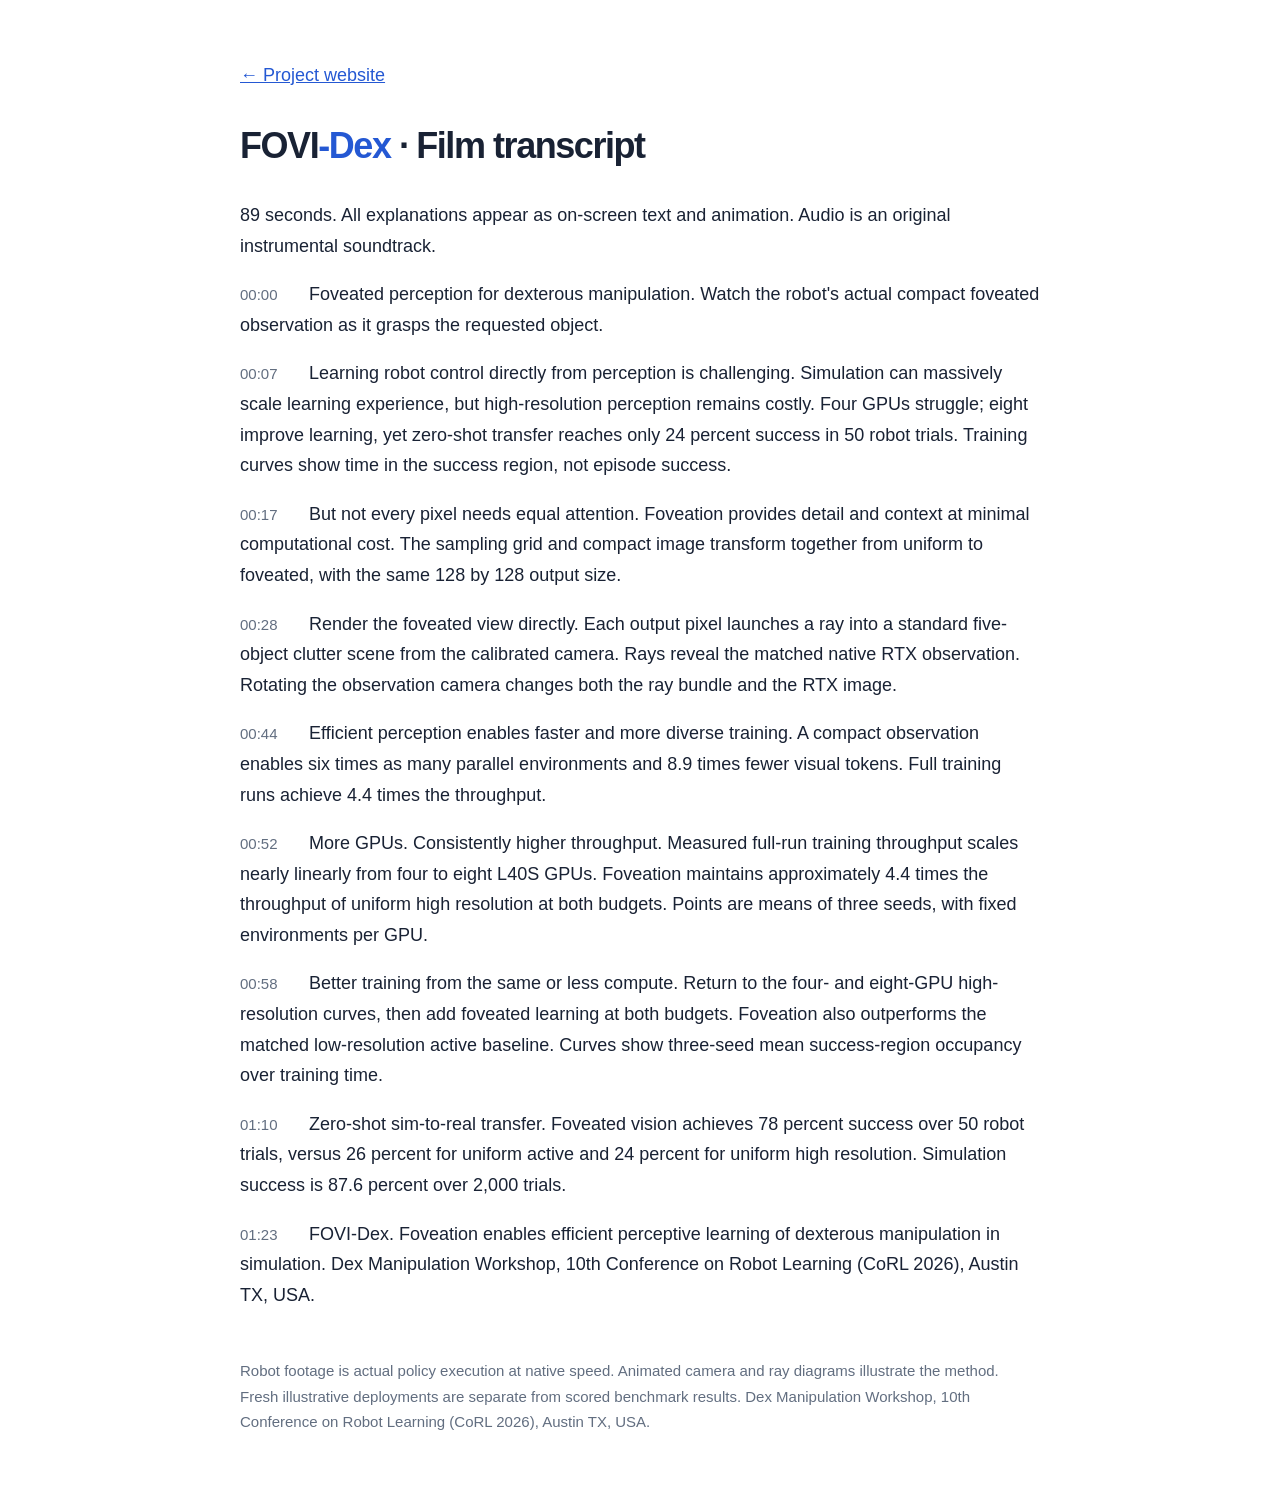
<file: assets/fovi-dex-explainer-transcript.html>
<!doctype html><html lang="en"><meta charset="utf-8"><meta name="viewport" content="width=device-width,initial-scale=1">
<title>FOVI-Dex · Film transcript</title>
<style>body{max-width:800px;margin:60px auto;padding:0 24px;background:#fff;color:#192234;font:18px/1.7 Arial,sans-serif}h1{letter-spacing:-.04em}h1 span,a{color:#2458d3}time{display:inline-block;width:64px;color:#626e80;font-size:15px}footer{margin-top:48px;font-size:15px;color:#626e80}</style>
<a href="../index.html#opening">← Project website</a><h1>FOVI<span>-Dex</span> · Film transcript</h1>
<p>89 seconds. All explanations appear as on-screen text and animation. Audio is an original instrumental soundtrack.</p>
<p><time>00:00</time> Foveated perception for dexterous manipulation. Watch the robot&#x27;s actual compact foveated observation as it grasps the requested object.</p>
<p><time>00:07</time> Learning robot control directly from perception is challenging. Simulation can massively scale learning experience, but high-resolution perception remains costly. Four GPUs struggle; eight improve learning, yet zero-shot transfer reaches only 24 percent success in 50 robot trials. Training curves show time in the success region, not episode success.</p>
<p><time>00:17</time> But not every pixel needs equal attention. Foveation provides detail and context at minimal computational cost. The sampling grid and compact image transform together from uniform to foveated, with the same 128 by 128 output size.</p>
<p><time>00:28</time> Render the foveated view directly. Each output pixel launches a ray into a standard five-object clutter scene from the calibrated camera. Rays reveal the matched native RTX observation. Rotating the observation camera changes both the ray bundle and the RTX image.</p>
<p><time>00:44</time> Efficient perception enables faster and more diverse training. A compact observation enables six times as many parallel environments and 8.9 times fewer visual tokens. Full training runs achieve 4.4 times the throughput.</p>
<p><time>00:52</time> More GPUs. Consistently higher throughput. Measured full-run training throughput scales nearly linearly from four to eight L40S GPUs. Foveation maintains approximately 4.4 times the throughput of uniform high resolution at both budgets. Points are means of three seeds, with fixed environments per GPU.</p>
<p><time>00:58</time> Better training from the same or less compute. Return to the four- and eight-GPU high-resolution curves, then add foveated learning at both budgets. Foveation also outperforms the matched low-resolution active baseline. Curves show three-seed mean success-region occupancy over training time.</p>
<p><time>01:10</time> Zero-shot sim-to-real transfer. Foveated vision achieves 78 percent success over 50 robot trials, versus 26 percent for uniform active and 24 percent for uniform high resolution. Simulation success is 87.6 percent over 2,000 trials.</p>
<p><time>01:23</time> FOVI-Dex. Foveation enables efficient perceptive learning of dexterous manipulation in simulation. Dex Manipulation Workshop, 10th Conference on Robot Learning (CoRL 2026), Austin TX, USA.</p>
<footer>Robot footage is actual policy execution at native speed. Animated camera and ray diagrams illustrate the method. Fresh illustrative deployments are separate from scored benchmark results. Dex Manipulation Workshop, 10th Conference on Robot Learning (CoRL 2026), Austin TX, USA.</footer></html>
</file>
<file: site.css>
@font-face{font-family:FoviWordmark;src:url("assets/fonts/Lato-Bold.ttf") format("truetype");font-style:normal;font-weight:700;font-display:swap}
:root{--ink:#192234;--muted:#626e80;--blue:#2458d3;--blue-dark:#1843ab;--line:#dce3ed;--paper:#fff;--wash:#f5f7fb;--green:#15765d;font-family:Inter,"Helvetica Neue",Arial,sans-serif;color:var(--ink);background:var(--paper);font-synthesis:none;scroll-behavior:smooth;scroll-padding-top:95px}
.affiliation .release-note{display:block;margin-top:5px;font-size:10px;font-weight:400;letter-spacing:0;color:var(--muted)}
*{box-sizing:border-box}body{margin:0;-webkit-font-smoothing:antialiased}button,input,select{font:inherit}button,a,input,select{-webkit-tap-highlight-color:transparent}button,a{touch-action:manipulation}button{cursor:pointer}button:disabled{cursor:default}a{color:var(--blue);text-decoration:none}a:hover{text-decoration:underline}button:focus-visible,a:focus-visible,summary:focus-visible,canvas:focus-visible{outline:3px solid #6b99ff;outline-offset:5px}button:focus:not(:focus-visible){outline:none}img,video{display:block;max-width:100%}figure{margin:0}p{line-height:1.75;margin:0 0 18px}h1,h2,h3,h4{margin:0;font-weight:600;letter-spacing:-.045em;line-height:1.12}h2{font-size:clamp(32px,4.1vw,50px)}h3{font-size:25px;line-height:1.25}em{font-style:normal;color:var(--blue)}.wrap{max-width:1200px;margin:auto;padding-left:36px;padding-right:36px}.section{padding-top:106px;padding-bottom:106px}.eyebrow{font-size:11px;font-weight:650;text-transform:uppercase;letter-spacing:.15em;color:var(--blue);margin:0 0 18px}.small{font-size:12px;line-height:1.7}.muted{color:var(--muted)}.large{font-size:21px;line-height:1.6}.section-intro{max-width:860px;color:var(--muted);font-size:17px;margin:28px 0}.section-heading{display:flex;justify-content:space-between;gap:40px;align-items:end;margin-bottom:36px}.section-heading>p{flex:0 1 310px;font-size:14px;color:var(--muted);margin:0 0 4px}.section-heading>div{flex:1}.section-heading.compact{margin-bottom:24px}.section-heading.compact h3{font-size:25px}.tinted{background:var(--wash)}.text-link{font-size:13px;font-weight:600}.button{border:1px solid #ced7e6;border-radius:8px;color:var(--ink);display:inline-flex;align-items:center;justify-content:center;gap:14px;min-height:46px;padding:12px 20px;background:white;font-size:13px;font-weight:600;transition:background .18s,transform .18s,box-shadow .18s}.button:hover{text-decoration:none;background:#f1f5fc;transform:translateY(-1px);box-shadow:0 4px 12px #1228590c}.button.primary{background:var(--blue);border-color:var(--blue);color:#fff;box-shadow:0 3px 10px #2458d328}.button.primary:hover{background:var(--blue-dark)}.small-button{border:1px solid var(--line);border-radius:6px;background:white;padding:9px 12px;font-size:12px;color:var(--ink);min-height:36px}.pill{display:inline-block;background:#e8efff;color:var(--blue);font-size:11px;font-weight:650;letter-spacing:.04em;border-radius:5px;padding:6px 9px;margin-bottom:22px}.pill.green{background:#e0f0eb;color:var(--green)}
.masthead{height:72px;position:sticky;top:0;z-index:20;background:#ffffffef;backdrop-filter:blur(16px);border-bottom:1px solid #e8ecf3;display:flex;align-items:center;justify-content:space-between;padding:0 max(30px,calc((100vw - 1128px)/2));gap:28px}.wordmark{display:flex;gap:0;align-items:center;font-family:FoviWordmark,sans-serif;font-size:19px;letter-spacing:0;color:#152134;font-weight:700;white-space:nowrap}.wordmark>img{margin-right:9px}.wordmark>span{font-weight:inherit;color:#2458d3}.wordmark:hover{text-decoration:none}.masthead nav{display:flex;align-items:center;gap:28px}.masthead nav a{color:var(--muted);font-size:12px;letter-spacing:.01em;padding:27px 0 24px;border-bottom:2px solid transparent}.masthead nav a.active{border-color:var(--blue);color:var(--blue)}.reading-progress{position:absolute;bottom:-1px;left:0;width:0;height:2px;background:var(--blue)}.skip-link{position:fixed;top:-100px;left:16px;z-index:100;background:#fff;padding:14px}.skip-link:focus{top:12px}
.hero{text-align:center;padding-top:72px;padding-bottom:42px}.hero .eyebrow{font-size:10px;margin-bottom:25px;display:flex;align-items:center;justify-content:center;gap:10px}.status-dot{width:6px;height:6px;border-radius:50%;background:var(--blue);box-shadow:0 0 0 4px #2458d311}.hero h1{font-size:clamp(66px,9vw,105px);letter-spacing:0;line-height:1.02;font-weight:700}.hero h1 span{font-weight:inherit;color:#2458d3}.paper-title{font-size:clamp(18px,2.2vw,27px);line-height:1.35;font-weight:500;letter-spacing:-.035em;max-width:880px;margin:22px auto 14px}.hero-line{font-size:16px;color:var(--muted);margin-bottom:28px}.authors{display:flex;flex-wrap:wrap;justify-content:center;column-gap:20px;row-gap:7px;max-width:850px;margin:auto;font-size:12px;color:#465775;line-height:1.6}.authors a{color:inherit}.authors sup{font-size:9px}.affiliation{font-size:12px;font-weight:600;letter-spacing:.025em;margin:17px 0 25px}.affiliation span{padding:0 9px;color:#a1acbd}.hero-actions{display:flex;gap:13px;justify-content:center;align-items:center;flex-wrap:wrap}.hero-actions .text-link{margin-left:8px}.headline-results{display:grid;grid-template-columns:repeat(3,1fr);gap:0;margin-top:38px;margin-bottom:8px}.headline-results>div{display:flex;align-items:center;justify-content:center;gap:18px;padding:22px 12px;border-bottom:1px solid var(--line);border-top:1px solid var(--line)}.headline-results>div:nth-child(2){border-left:1px solid var(--line);border-right:1px solid var(--line)}.headline-results strong{font-size:49px;letter-spacing:-.06em;font-weight:550;white-space:nowrap}.headline-results strong>span{font-size:31px;color:var(--blue);padding-left:3px}.headline-results>div p{font-size:12px;font-weight:600;line-height:1.5;margin:0}.headline-results small{display:block;color:var(--muted);font-size:10px;font-weight:400;margin-top:4px}.metrics-note{grid-column:1/-1;text-align:center;font-size:10px;color:var(--muted);margin:12px 0 0}
.overview{display:grid;grid-template-columns:.8fr 1.2fr;gap:100px}.overview h2{line-height:1.18}.prose p:not(.large){font-size:15px;color:var(--muted)}details{border-top:1px solid var(--line);padding-top:18px;margin-top:24px}summary{font-size:13px;font-weight:600;cursor:pointer;line-height:1.5}details[open]>summary{margin-bottom:20px}.abstract p{font-size:14px!important;padding:20px;background:var(--wash);border-radius:8px}
.sampling-lab{border:1px solid var(--line);border-radius:12px;overflow:hidden;box-shadow:0 12px 38px #1a305a06}.lab-controls{display:flex;align-items:center;gap:26px;padding:22px;background:var(--wash);border-bottom:1px solid var(--line)}.segmented{display:flex;border:1px solid #d0d9e6;border-radius:7px;padding:3px;background:#e8edf5;flex-shrink:0}.segmented button{border:0;border-radius:4px;background:transparent;color:var(--muted);font-size:11px;line-height:1.4;font-weight:550;padding:9px 13px}.segmented button[aria-pressed=true]{background:white;color:var(--blue);box-shadow:0 1px 5px #1c325e10}.slider-label{font-size:11px;flex:1;min-width:160px;font-weight:600}.slider-label>span{float:right;font-weight:400;color:var(--muted);font-size:10px}.slider-label input{display:block;width:100%;margin-top:10px}.select-label,.results-toolbar>label{font-size:11px;font-weight:600}select{border:1px solid #ccd7e7;background:white;color:var(--ink);border-radius:5px;padding:9px 12px;font-size:12px}.select-label select{display:block;margin-top:6px}input[type=range]{accent-color:var(--blue);cursor:pointer}input[type=checkbox]{accent-color:var(--blue)}.sampling-panels{display:grid;grid-template-columns:1.35fr .85fr 1fr;padding:20px 18px;gap:16px;align-items:start;background:#fff}.sampling-panels figure{min-width:0}.panel-title{display:flex;flex-direction:column;gap:5px;font-size:11px;font-weight:600;padding:0 3px 14px}.panel-title small{font-size:10px;color:var(--muted);font-weight:400}.sampling-panels canvas{display:block;width:100%;aspect-ratio:1;border-radius:6px;background:#f3f6fb;outline-offset:2px}.sampling-panels .camera-panel canvas{aspect-ratio:1.6}.sampling-panels .camera-panel{align-self:center}.sampling-panels figcaption{font-size:9px;color:var(--muted);margin-top:11px;line-height:1.6;text-align:center}.sampling-panels #sample-native{image-rendering:pixelated;background:#0f1724}.sampling-panels #sample-camera{cursor:crosshair;touch-action:none}.sampling-panels #sample-sphere{cursor:grab;touch-action:none}.lab-readout{display:flex;gap:25px;flex-wrap:wrap;align-items:center;padding:15px 23px;background:var(--wash);border-top:1px solid var(--line);font-size:10px;color:var(--muted)}.lab-readout strong{font-size:12px;color:var(--ink);margin-left:6px;font-weight:600}.lab-readout label{margin-left:auto;display:flex;align-items:center;gap:6px}.sampling-lab+.small{margin-top:14px}.method-explanation{display:grid;grid-template-columns:1fr 1fr;gap:55px;margin-top:45px}.method-explanation h3{font-size:22px;margin-bottom:15px}.method-explanation p{font-size:14px;color:var(--muted)}.equation{font-family:ui-monospace,SFMono-Regular,Consolas,monospace;font-size:14px;line-height:1.5;padding:17px 20px;border-left:2px solid var(--blue);background:var(--wash)}.equation span{display:block;font:11px/1.6 Inter,Arial,sans-serif;color:var(--muted);margin-top:8px}
.rendering-section{background:var(--paper);color:var(--ink)}.rendering-section .eyebrow{color:var(--blue)}.rendering-section .section-heading p{color:var(--muted);font-size:16px;line-height:1.75;flex-basis:390px}.rendering-principles{display:grid;grid-template-columns:repeat(3,1fr);gap:42px;margin-top:48px;padding-bottom:38px;border-bottom:1px solid var(--line)}.step-number{display:inline-block;border:1px solid var(--line);border-radius:50%;width:31px;height:31px;text-align:center;line-height:29px;font-size:10px;color:var(--blue);margin-bottom:20px}.rendering-principles h3{font-size:21px;margin-bottom:15px;letter-spacing:-.025em}.rendering-principles p{font-size:13px;line-height:1.85;color:var(--muted)}.rendering-note{color:var(--muted);border-top:1px solid var(--line);padding-top:22px;margin:38px 0 0}
.architecture-tabs{display:flex;gap:0;border-bottom:1px solid var(--line)}.architecture-tabs button{border:0;border-bottom:2px solid transparent;padding:16px 22px;font-size:12px;font-weight:550;color:var(--muted);background:transparent}.architecture-tabs button[aria-pressed=true]{color:var(--blue);border-color:var(--blue)}.architecture-description{display:flex;gap:24px;align-items:start;padding:26px;background:var(--wash);min-height:135px;margin-bottom:26px;border-radius:0 0 7px 7px}.architecture-description>span{font-size:32px;color:#c4d0e5;line-height:1}.architecture-description h3{font-size:20px;margin-bottom:9px}.architecture-description p{font-size:14px;line-height:1.7;color:var(--muted);margin:0;max-width:880px}.architecture-figure button{border:1px solid var(--line);border-radius:8px;background:white;padding:15px;display:block;width:100%;cursor:zoom-in}.architecture-figure img{width:100%}.architecture-figure figcaption{font-size:11px;color:var(--muted);margin-top:15px}.policy-notes{display:grid;grid-template-columns:1fr 1fr;gap:45px;margin-top:32px}.policy-notes p{font-size:13px;color:var(--muted);margin:0}.policy-notes strong{color:var(--ink)}
.observations{padding:24px;background:#fff;border:1px solid var(--line);border-radius:10px;margin-bottom:32px}.observations img{width:100%}.observations figcaption{font-size:11px;color:var(--muted);margin-top:18px;line-height:1.7}.results-lab{background:white;border:1px solid var(--line);border-radius:12px;overflow:hidden;padding:25px}.results-toolbar{display:flex;justify-content:space-between;align-items:center;gap:20px}.results-toolbar>label:first-child{display:flex;gap:10px;align-items:center}.results-toolbar .check-label{display:flex;gap:6px;align-items:center;font-weight:400}.model-legend{display:flex;flex-wrap:wrap;gap:8px;margin:27px 0 12px}.model-legend button{font-size:10px;border:1px solid var(--line);border-radius:20px;padding:7px 10px;background:white;color:var(--ink);display:flex;align-items:center;gap:7px}.model-legend button[aria-pressed=false]{opacity:.45;text-decoration:line-through}.legend-dot{width:7px;height:7px;border-radius:50%;background:var(--model-color);display:inline-block}.chart-layout{display:grid;grid-template-columns:1fr 218px;gap:22px}.chart-area{min-width:0}#learning-chart{width:100%;height:auto;display:block;touch-action:pan-y;cursor:crosshair}.chart-axis{font:11px Inter,Arial,sans-serif;fill:#758297}.chart-label{font:11px Inter,Arial,sans-serif;fill:#54647c}.chart-readout{padding:25px 0 10px 18px;border-left:1px solid var(--line);margin-top:18px}.chart-readout .eyebrow{font-size:9px;margin-bottom:18px}.readout-item{margin-bottom:17px}.readout-item>span{font-size:10px;display:flex;align-items:center;gap:7px;margin-bottom:5px}.readout-item strong{font-size:21px;font-weight:550;letter-spacing:-.03em;margin-right:6px}.readout-item small{font-size:9px;color:var(--muted)}.time-control{display:flex;align-items:center;gap:12px;font-size:10px;margin:8px 0 8px 30px;white-space:nowrap;color:var(--muted)}.time-control input{flex:1;min-width:50px}.time-control output{color:var(--ink);min-width:42px;font-variant-numeric:tabular-nums}.chart-protocol{border-top:1px solid var(--line);font-size:11px;color:var(--muted);line-height:1.7;padding-top:18px;margin:18px 0 0}.results-interpretation{display:grid;grid-template-columns:1fr 1fr;gap:50px;margin-top:35px}.results-interpretation h3{font-size:23px;margin-bottom:13px}.results-interpretation p{font-size:14px;color:var(--muted)}.protocol-details p{font-size:13px;color:var(--muted);max-width:920px}.allocation{margin-top:65px}.table-scroll{overflow:auto;border:1px solid var(--line);border-radius:9px;background:#fff}table{border-collapse:collapse;width:100%;font-size:12px;white-space:nowrap}caption{text-align:left;font-size:11px;color:var(--muted);padding:16px 19px}th{text-align:left;padding:13px 18px;background:#edf1f7;font-size:10px;color:#53627a;font-weight:600}td{padding:17px 18px;border-top:1px solid var(--line);font-variant-numeric:tabular-nums}tbody tr:first-child{background:#eff4ff;color:#1946ac;font-weight:600}.allocation>.small{margin:17px 0 0}.closing{text-align:center;padding-bottom:75px}.closing h2{line-height:1.17;font-size:53px}.closing>p:not(.eyebrow){max-width:640px;margin:26px auto;font-size:16px;color:var(--muted)}.closing>.hero-actions{margin-bottom:48px}.citation{text-align:left;max-width:850px;margin:0 auto}.citation-heading{display:flex;justify-content:space-between;gap:20px;align-items:center;font-size:11px;color:var(--muted)}pre{background:var(--wash);border:1px solid var(--line);padding:24px;border-radius:8px;font:12px/1.8 ui-monospace,SFMono-Regular,Consolas,monospace;overflow:auto}.footer{border-top:1px solid var(--line);padding-top:29px;padding-bottom:35px;display:flex;align-items:center;gap:30px}.footer>p{font-size:11px;color:var(--muted);margin:0}.footer>div{display:flex;gap:20px;margin-left:auto;font-size:10px}.footer a{white-space:nowrap}
dialog{border:1px solid #d9e1ed;padding:0;border-radius:12px;background:white;color:var(--ink);box-shadow:0 30px 100px #09152755}dialog::backdrop{background:#071329bb;backdrop-filter:blur(5px)}.close-button{border:1px solid var(--line);border-radius:6px;background:#fff;color:var(--ink);width:36px;height:36px;flex-shrink:0}#figure-dialog{width:95vw;max-width:1600px;max-height:95vh;overflow:auto;padding:40px 22px 22px}#figure-dialog>.close-button{position:sticky;top:0;float:right;margin-top:-29px}#figure-dialog img{width:100%}.noscript{padding:25px;background:#eaf0fb;text-align:center}.about-page{max-width:900px;padding-top:65px;padding-bottom:70px}.about-page h1{font-size:46px;margin-bottom:25px}.about-page h2{font-size:26px;margin:40px 0 18px}.about-page p,.about-page li{font-size:14px;line-height:1.8}.about-page code{font-size:12px;overflow-wrap:anywhere}.about-page li{margin-bottom:10px}
@media(min-width:1500px){.wrap{max-width:1280px}.hero{padding-top:82px}}
@media(max-width:1000px){.masthead{padding:0 25px;gap:15px}.masthead nav{gap:20px}.wrap{padding-left:26px;padding-right:26px}.hero{padding-top:58px}.overview{gap:45px;grid-template-columns:.8fr 1.2fr}.section{padding-top:80px;padding-bottom:80px}.headline-results>div{gap:12px}.headline-results strong{font-size:40px}.headline-results>div p{font-size:11px}.lab-controls{gap:15px;flex-wrap:wrap}.slider-label{min-width:230px}.sampling-panels{gap:12px;padding:17px 13px}.sampling-panels figcaption{font-size:8px}.chart-layout{grid-template-columns:1fr 180px}.results-toolbar{gap:12px;flex-wrap:wrap}.footer{flex-wrap:wrap}.footer>div{margin-left:0}.architecture-tabs button{padding:15px 18px}}
@media(max-width:720px){:root{scroll-padding-top:72px}.masthead{height:59px;padding:0 18px;gap:12px}.wordmark{font-size:16px}.masthead .wordmark img{width:23px;height:23px}.masthead nav{gap:16px;margin-left:auto}.masthead nav a{font-size:10px;padding:22px 0 18px}.masthead nav a:first-child{display:none}.wrap{padding-left:20px;padding-right:20px}.hero{padding-top:47px;padding-bottom:32px}.hero .eyebrow{font-size:8px;letter-spacing:.1em;margin-bottom:23px}.hero h1{font-size:74px}.paper-title{font-size:22px;margin-top:18px;line-height:1.38}.desktop-break{display:none}.hero-line{font-size:14px;margin-bottom:24px}.authors{font-size:10px;column-gap:12px;row-gap:5px}.affiliation{font-size:10px}.hero-actions{gap:9px}.hero-actions .button{padding:11px 13px;font-size:11px;min-height:43px}.hero-actions .text-link{font-size:11px;margin:9px 0 0;flex-basis:100%}.headline-results{margin-top:23px}.headline-results>div{display:block;text-align:center;padding:15px 6px}.headline-results strong{font-size:35px;line-height:1.2}.headline-results strong>span{font-size:24px}.headline-results>div p{font-size:10px;margin-top:9px}.headline-results small{font-size:8px}.metrics-note{font-size:8px;line-height:1.8}.section{padding-top:64px;padding-bottom:64px}h2{font-size:34px}.eyebrow{font-size:9px;margin-bottom:15px}.overview{grid-template-columns:1fr;gap:30px}.overview h2 em{display:block}.large{font-size:20px}.section-heading{display:block;margin-bottom:27px}.section-heading>p{font-size:13px;margin-top:20px}.section-intro{font-size:14px}.lab-controls{padding:17px;gap:18px 14px;display:grid;grid-template-columns:1fr 1fr}.lab-controls .segmented{grid-column:1/-1;width:max-content}.slider-label{grid-column:1/-1;min-width:0}.select-label{display:flex;gap:10px;align-items:center}.select-label select{margin:0;padding:8px;font-size:10px}.sampling-panels{grid-template-columns:1fr 1fr;gap:22px 13px;padding:16px}.sampling-panels .camera-panel{grid-column:1/-1}.panel-title{flex-direction:row;justify-content:space-between;align-items:center;font-size:10px;padding:0 0 10px}.panel-title small{font-size:8px}.sampling-panels figcaption{font-size:9px}.lab-readout{gap:13px 20px;padding:16px;font-size:9px}.lab-readout strong{font-size:11px;margin-left:3px}.lab-readout label{margin-left:0}.method-explanation{grid-template-columns:1fr;gap:30px;margin-top:32px}.method-explanation h3{font-size:22px}.method-explanation p{font-size:13px}.equation{font-size:13px}.rendering-section .section-heading p{font-size:14px}.rendering-principles{grid-template-columns:1fr;gap:21px;margin-top:35px;padding-bottom:20px}.rendering-principles article{display:grid;grid-template-columns:32px 1fr;column-gap:16px}.step-number{grid-row:1/3;margin:0}.rendering-principles h3{font-size:20px;margin-top:4px;margin-bottom:10px}.rendering-principles p{grid-column:2;font-size:12px}.rendering-note{font-size:10px}.architecture-tabs{display:grid;grid-template-columns:1fr 1fr;gap:0}.architecture-tabs button{font-size:11px;padding:13px 9px}.architecture-description{padding:20px 16px;gap:14px;min-height:180px}.architecture-description>span{font-size:25px}.architecture-description h3{font-size:18px}.architecture-description p{font-size:12px}.architecture-figure button{padding:5px}.architecture-figure figcaption{font-size:9px}.policy-notes{grid-template-columns:1fr;gap:17px;margin-top:24px}.policy-notes p{font-size:12px}.observations{padding:12px;overflow:auto}.observations img{min-width:650px}.observations figcaption{font-size:10px}.results-lab{padding:15px 10px}.results-toolbar{gap:16px}.results-toolbar>label:first-child{width:100%;font-size:10px}.results-toolbar select{font-size:11px}.results-toolbar .segmented{max-width:100%;flex-wrap:wrap}.results-toolbar .segmented button{font-size:10px;padding:8px}.results-toolbar .check-label{font-size:10px}.model-legend{gap:6px;margin-top:20px}.model-legend button{font-size:9px;padding:6px 8px}.chart-layout{grid-template-columns:1fr;gap:0}.chart-readout{border-left:0;border-top:1px solid var(--line);padding:20px 5px 0;margin-top:15px}.chart-readout .eyebrow{margin-bottom:16px}#chart-values{display:grid;grid-template-columns:repeat(2,1fr);gap:5px 18px}.readout-item{margin-bottom:12px}.readout-item strong{font-size:20px}.chart-readout>.small{font-size:10px;margin-bottom:0}.time-control{margin-left:10px;font-size:9px}.chart-protocol{font-size:10px;margin-top:15px;padding-top:15px}.results-interpretation{grid-template-columns:1fr;gap:20px;margin-top:27px}.results-interpretation h3{font-size:22px}.results-interpretation p{font-size:13px}.allocation{margin-top:42px}.section-heading.compact h3{font-size:23px}.section-heading.compact .text-link{display:inline-block;margin-top:17px}.protocol-details p{font-size:12px}.allocation>.small{font-size:10px}td{padding:13px}th{padding:12px 13px}caption{font-size:10px;padding:13px}.closing h2{font-size:38px}.closing>p:not(.eyebrow){font-size:14px}.citation-heading{align-items:start;font-size:10px}.citation-heading .small-button{flex-shrink:0;font-size:10px}pre{font-size:10px;padding:15px}.footer{gap:18px}.footer>p{font-size:10px}.footer>div{width:100%;gap:18px;font-size:9px}.close-button{width:31px;height:31px}.about-page h1{font-size:36px}}
@media(prefers-reduced-motion:reduce){:root{scroll-behavior:auto}*{transition:none!important;animation:none!important}}

.hero-training{max-width:680px;margin:-10px auto 28px;font-size:clamp(11px,1.1vw,14px);color:var(--muted);line-height:1.8}


.policy-comparisons{scroll-margin-top:25px}
.comparison-heading{border-top:1px solid var(--line);padding-top:28px;margin-bottom:24px;text-align:center}
.comparison-heading .eyebrow{margin-bottom:18px}.comparison-heading h2{position:relative;display:grid;grid-template-columns:1fr 1fr;font-size:clamp(26px,3vw,42px);letter-spacing:-.045em;margin-bottom:20px}.comparison-heading h2 span:first-child{color:var(--blue)}.comparison-heading h2 span:last-child{color:var(--green)}.comparison-heading h2 i{position:absolute;left:50%;top:50%;transform:translate(-50%,-50%);font-size:.7em;font-style:normal;color:var(--muted);font-weight:400}
.comparison-heading>p:not(.eyebrow){max-width:760px;font-size:13px;line-height:1.8;color:var(--muted);margin:0 auto}
.comparison{border:1px solid var(--line);border-radius:13px;overflow:hidden;background:#fff;margin-bottom:20px;box-shadow:0 12px 32px #14203b05}
.comparison-toolbar{display:flex;align-items:center;justify-content:space-between;gap:18px;padding:18px 22px;background:linear-gradient(100deg,#f0f4fc,#fafcfe)}
.comparison-toolbar>div{display:flex;align-items:center;gap:17px}.comparison-number{font-size:10px;font-weight:600;letter-spacing:.1em;color:var(--blue)}
.comparison-toolbar h3{font-size:20px;letter-spacing:-.03em;margin:0}.comparison-actions{flex-shrink:0}.comparison-actions .button{background:white;min-width:111px}
.pair-replay{background:transparent;border:0;font:inherit;font-size:11px;color:var(--muted);padding:8px 0}.pair-replay:hover{color:var(--blue)}
.comparison-grid{display:grid;grid-template-columns:1fr 1fr;gap:1px;background:var(--line)}.comparison-video{min-width:0;background:#fff}
.comparison-label{display:flex;align-items:center;justify-content:space-between;padding:12px 17px;font-size:15px;font-weight:600}.comparison-label>span{display:flex;align-items:center;gap:7px}.comparison-label small{font-weight:400;color:var(--muted);font-size:10px}
.world-dot{display:inline-block;width:6px;height:6px;border-radius:50%;background:var(--blue)}.world-dot.real{background:#279677}
.comparison-video video{display:block;width:100%;height:auto;background:#0e0e0e;object-fit:contain}
.comparison-video figcaption{display:flex;justify-content:space-between;gap:12px;padding:12px 17px;font-size:10px;color:var(--muted)}.comparison-video figcaption a{flex-shrink:0}
.comparison-notes{display:grid;grid-template-columns:1fr 1fr;gap:32px;margin-top:24px}.comparison-notes p{font-size:12px;color:var(--muted);margin:0;line-height:1.8}.comparison-notes strong{color:var(--ink)}
.comparison-footnote{font-size:10px;line-height:1.8;color:var(--muted);border-top:1px solid var(--line);padding-top:16px;margin-top:20px}.pair-status{padding:12px 20px;margin:0;font-size:12px;background:#fff4dc}.pair-status[hidden]{display:none}
@media(max-width:720px){.comparison-heading{display:block;padding-top:23px}.comparison-heading>p{margin-top:14px}.comparison-toolbar{padding:15px;flex-wrap:wrap;gap:13px}.comparison-toolbar h3{font-size:18px}.comparison-toolbar>div{gap:11px}.comparison-actions .button{min-height:40px}.pair-replay{min-height:40px}.comparison-grid{grid-template-columns:1fr}.comparison-label{padding:10px 13px}.comparison-video figcaption{padding:10px 13px;font-size:9px}.comparison-notes{grid-template-columns:1fr;gap:13px}.comparison-notes p{font-size:11px}.comparison-footnote{font-size:9px}}

.sampling-panels{grid-template-columns:1.5fr 1fr .75fr;align-items:center}
.sampling-details{margin-top:24px;border-top:1px solid var(--line);padding-top:18px}
.sampling-details summary{font-size:13px;color:var(--muted);cursor:pointer}
.sampling-details>p{font-size:13px;color:var(--muted);margin-top:18px}
.sampling-details .method-explanation{margin-top:24px}
@media(max-width:720px){.sampling-panels{grid-template-columns:1fr 1fr}.sampling-panels>figure:not(.camera-panel) .panel-title{min-height:36px;align-items:start}}
</file>
<file: rendering.css>
.rtx-lab{margin-top:34px;border:1px solid var(--line);border-radius:12px;background:var(--paper);overflow:hidden;box-shadow:0 16px 60px #1a305a06}
.rendering-section em{color:var(--blue)}
.rtx-toolbar{display:flex;align-items:center;justify-content:space-between;padding:23px 25px;border-bottom:1px solid var(--line)}
.rtx-lab-title{display:flex;gap:13px;align-items:center}.rtx-lab-title strong{font-size:15px;font-weight:500;display:block}.rtx-lab-title span:not(.rtx-live-dot){display:block;color:var(--muted);font-size:11px;margin-top:6px}
.rtx-live-dot{width:8px;height:8px;background:var(--blue);border-radius:50%;box-shadow:0 0 0 5px #2458d312;flex-shrink:0}
.rtx-button{color:var(--ink);background:var(--paper);border:1px solid var(--line);padding:8px 12px;border-radius:6px;font-size:11px}.rtx-button:hover{background:var(--wash)}
.rtx-controls{display:flex;gap:24px;align-items:center;flex-wrap:wrap;padding:21px 25px 24px}.rtx-controls .segmented{background:#e8edf5;border-color:#d0d9e6}.rtx-controls .segmented button{color:var(--muted);font-size:11px;padding:9px 12px}.rtx-controls .segmented button[aria-pressed=true]{color:var(--blue);background:var(--paper);box-shadow:none}.rtx-gaze{display:grid;grid-template-columns:1fr auto;gap:5px 18px;min-width:180px;flex:1;max-width:350px;color:var(--ink);font-size:11px}.rtx-gaze input{grid-column:1/-1;width:100%;accent-color:var(--blue)}.rtx-gaze output{font-variant-numeric:tabular-nums;color:var(--ink)}.rtx-mask{font-size:10px;color:var(--muted);display:flex;gap:7px;align-items:center;margin-left:auto}.rtx-mask input{accent-color:var(--blue)}
.rtx-panels{display:grid;grid-template-columns:1fr 1.85fr 1fr;gap:20px;padding:0 25px 24px;align-items:center}.rtx-panels figure{min-width:0}.rtx-panel-heading{display:flex;flex-direction:column;gap:7px;font-size:11px;color:var(--ink);font-weight:500;margin-bottom:14px}.rtx-panel-heading small{font-weight:400;font-size:9px;color:var(--muted);line-height:1.5}.rtx-panels canvas{width:100%;display:block;border:1px solid var(--line);border-radius:7px;aspect-ratio:1;touch-action:none;outline-offset:4px}.rtx-panels .rtx-scene-panel canvas{aspect-ratio:1/.78;cursor:grab}.rtx-texture-panel canvas{image-rendering:pixelated;cursor:crosshair}.rtx-panels figcaption{font-size:9px;line-height:1.6;color:var(--muted);margin-top:12px;min-height:44px}.rtx-panels figcaption>span{display:block;margin-top:3px}.rtx-color-key i{display:inline-block;width:8px;height:8px;border-radius:2px;background:conic-gradient(#ed8478,#85edbd,#718df3,#ed8478);margin-right:4px}.rtx-ray-key,.rtx-bundle-key{display:inline-block;width:11px;height:2px;background:#a86a00;vertical-align:middle;margin-right:4px}.rtx-bundle-key{background:var(--blue);margin-left:9px}
.rtx-readout{display:grid;grid-template-columns:1fr 1fr 1.35fr 1fr;padding:18px 25px;gap:16px;border-top:1px solid var(--line);background:var(--wash)}.rtx-readout>div{min-width:0}.rtx-readout span{display:block;font-size:9px;color:var(--muted);margin-bottom:8px}.rtx-readout strong{font-family:ui-monospace,SFMono-Regular,Consolas,monospace;font-size:12px;font-weight:400;color:#865500;white-space:nowrap}.rtx-readout>div:last-child strong{font-family:inherit;font-size:11px;white-space:normal}
.rtx-inverse{display:grid;grid-template-columns:250px 1fr;gap:65px;margin:57px 0 37px;align-items:center}.rtx-inverse figure{max-width:280px;width:100%}.rtx-inverse canvas{display:block;width:100%;aspect-ratio:1;border:1px solid var(--line);border-radius:7px;background:var(--wash)}.rtx-inverse figcaption{font-size:10px;line-height:1.7;margin-top:13px;color:var(--muted)}.rtx-inverse-copy .eyebrow{font-size:9px;margin-bottom:14px}.rtx-inverse-copy h3{font-size:30px;margin-bottom:18px;letter-spacing:-.025em}.rtx-inverse-copy p{font-size:13px;color:var(--muted);line-height:1.8}.rtx-inverse-copy strong{font-weight:500;color:var(--ink)}.rtx-inverse-readout{display:flex;gap:32px;flex-wrap:wrap;padding:16px 0;border-top:1px solid var(--line);border-bottom:1px solid var(--line);margin:23px 0}.rtx-inverse-readout span{font-size:10px;color:var(--muted);display:block}.rtx-inverse-readout strong{font:13px/1.7 ui-monospace,SFMono-Regular,Consolas,monospace;display:block;color:#865500;margin-top:5px}.rtx-inverse-copy .rtx-try{font-size:12px;margin-bottom:0}.rtx-try>span{color:var(--blue);font-size:9px;text-transform:uppercase;letter-spacing:.05em;margin-right:6px}
.rtx-details{border-top:1px solid var(--line);border-bottom:1px solid var(--line)}.rtx-details summary{padding:20px 0;color:var(--ink);font-size:12px;cursor:pointer}.rtx-detail-columns{display:grid;grid-template-columns:repeat(3,1fr);gap:32px;padding:12px 0 16px}.rtx-detail-columns h4{font-weight:500;font-size:14px;margin:0 0 16px}.rtx-detail-columns p{font-size:12px;line-height:1.8;color:var(--muted)}.rtx-detail-columns code{font-size:10px;overflow-wrap:anywhere}.rtx-details+.rendering-note{border:0;margin-top:20px;padding-top:0;font-size:10px;line-height:1.8}
@media(min-width:1500px){.rtx-panels{gap:26px}.rtx-inverse{grid-template-columns:270px 1fr;gap:80px}}
@media(max-width:1000px){.rtx-panels{gap:14px;padding-left:18px;padding-right:18px;grid-template-columns:1fr 1.65fr 1fr}.rtx-controls{gap:18px;padding-left:18px;padding-right:18px}.rtx-toolbar{padding:20px 18px}.rtx-readout{padding-left:18px;padding-right:18px;gap:10px}.rtx-readout strong{font-size:10px}.rtx-inverse{gap:36px;grid-template-columns:220px 1fr}.rtx-inverse-copy h3{font-size:27px}.rtx-mask{margin-left:0}.rtx-panels figcaption{font-size:8px}}
@media(max-width:720px){.rtx-toolbar{padding:20px 15px;gap:16px;align-items:start}.rtx-lab-title{gap:10px;align-items:start}.rtx-live-dot{margin-top:5px;width:6px;height:6px}.rtx-lab-title strong{font-size:13px;line-height:1.5}.rtx-lab-title span:not(.rtx-live-dot){font-size:10px;line-height:1.7}.rtx-button{font-size:10px;padding:8px;flex-shrink:0}.rtx-controls{display:grid;grid-template-columns:1fr;padding:19px 15px;gap:20px}.rtx-controls .segmented{width:max-content;max-width:100%}.rtx-gaze{width:100%;max-width:none;min-width:0}.rtx-panels{grid-template-columns:1fr 1fr;gap:20px 15px;padding:2px 15px 19px;align-items:start}.rtx-panel-heading{font-size:10px;gap:5px;margin-bottom:10px}.rtx-panel-heading small{font-size:8px}.rtx-panels .rtx-scene-panel{grid-column:1/-1;grid-row:2}.rtx-panels .rtx-scene-panel .rtx-panel-heading{flex-direction:row;justify-content:space-between;align-items:center}.rtx-panels figcaption{font-size:8px;line-height:1.7;min-height:0}.rtx-panels .rtx-scene-panel figcaption{font-size:9px}.rtx-panels .rtx-scene-panel canvas{aspect-ratio:1/.78}.rtx-readout{grid-template-columns:1fr 1fr;padding:17px 15px;gap:19px 12px}.rtx-readout span{font-size:8px;line-height:1.5}.rtx-readout strong{font-size:10px}.rtx-readout>div:nth-child(3){grid-column:1/-1;grid-row:2}.rtx-readout>div:last-child{grid-column:1/-1}.rtx-inverse{grid-template-columns:1fr;gap:26px;margin-top:38px}.rtx-inverse figure{max-width:210px;margin:auto}.rtx-inverse-copy h3{font-size:26px}.rtx-inverse-copy p{font-size:12px}.rtx-inverse-readout{gap:16px;justify-content:space-between}.rtx-inverse-readout span{font-size:9px}.rtx-inverse-readout strong{font-size:12px}.rtx-detail-columns{grid-template-columns:1fr;gap:14px}.rtx-details summary{font-size:11px;line-height:1.7}.rtx-details+.rendering-note{font-size:9px}}
</file>
<file: followup.css>
.followup-snapshot{display:flex;align-items:center;gap:20px;border:1px solid var(--line);border-radius:9px;background:#fff;padding:20px 23px;margin:27px 0 32px}.followup-snapshot strong{display:block;font-size:12px;font-weight:600;margin-bottom:7px}.followup-snapshot div>span{font-size:11px;color:var(--muted);font-variant-numeric:tabular-nums}.followup-snapshot p{margin:0 0 0 auto;font-size:11px;color:var(--muted)}
.followup-lab .readout-item>small{display:block;margin-top:4px}
.followup-calibration{margin-top:42px;margin-bottom:38px}.followup-calibration th{font-size:10px;white-space:normal;line-height:1.5}.followup-calibration td{font-size:12px;white-space:nowrap;font-variant-numeric:tabular-nums}.followup-calibration td strong{font-weight:550}.followup-calibration td small{display:block;font-size:9px;color:var(--muted);margin-top:6px}.followup-calibration .table-scroll{margin-bottom:17px}.followup-calibration>p{font-size:11px}
@media(max-width:720px){.followup-calibration td{font-size:11px}.followup-calibration th{font-size:9px}.followup-calibration>p{font-size:10px}}
.followup-cases{display:grid;grid-template-columns:repeat(2,1fr);gap:12px;margin-bottom:18px}.followup-cases button{text-align:left;background:#fff;border:1px solid var(--line);border-radius:8px;padding:21px 22px;color:var(--ink);transition:border-color .15s,background .15s}.followup-cases button:hover{border-color:#8bace8}.followup-cases button[aria-pressed=true]{border-color:var(--blue);background:#edf3ff;box-shadow:inset 0 3px var(--blue)}.followup-cases button>span{display:block;font-size:9px;text-transform:uppercase;letter-spacing:.06em;color:var(--muted);margin-bottom:13px}.followup-cases button[aria-pressed=true]>span{color:var(--blue)}.followup-cases strong{display:block;font-size:20px;font-weight:550;letter-spacing:-.03em;margin-bottom:10px}.followup-cases small{font-size:10px;color:var(--muted);line-height:1.6;display:block}
.followup-lab .results-toolbar>label{display:flex;align-items:center;gap:10px;font-size:10px}.followup-lab .results-toolbar select{font-size:11px;max-width:180px}.followup-legend-row{display:flex;gap:20px;align-items:center;justify-content:space-between}.followup-line-key{display:flex;gap:16px;color:var(--muted);font-size:9px;margin-top:15px}.followup-line-key[hidden]{display:none}.followup-line-key span{white-space:nowrap;display:flex;align-items:center;gap:5px}.followup-line-key i{width:22px;border-top:2px solid #73839c;display:inline-block}.followup-line-key i.dashed{border-top-style:dashed}#followup-chart{width:100%;height:auto;display:block;touch-action:pan-y;cursor:crosshair}.followup-lab .readout-item>span>small{margin-left:5px;font-size:9px;color:var(--muted)}.followup-lab .readout-item>small{line-height:1.5}.followup-lab .chart-readout{max-height:530px;overflow:auto}.followup-lab .readout-item strong{font-size:24px}
.followup-ledger .table-scroll{margin:22px 0 16px}.followup-ledger td{font-size:11px;line-height:1.65;white-space:nowrap}.followup-ledger td small{font-size:9px;color:var(--muted);display:block}.followup-ledger th{font-size:10px}.followup-downloads{display:flex;align-items:center;flex-wrap:wrap;gap:17px 28px;margin-top:27px}.followup-downloads a{font-size:11px}.followup-downloads span{font-size:10px;color:var(--muted);margin-left:auto}
@media(max-width:1000px){.followup-lab .results-toolbar{justify-content:start;gap:18px}.followup-cases button{padding:19px 16px}.followup-cases strong{font-size:18px}.followup-snapshot p{max-width:150px;text-align:right}}
@media(max-width:720px){.masthead nav{gap:12px}.masthead nav a{font-size:9px}.followup-snapshot{flex-wrap:wrap;gap:15px;padding:17px;margin-bottom:23px}.followup-snapshot div{flex-basis:100%}.followup-snapshot p{margin:0;text-align:left;max-width:none;font-size:10px}.followup-snapshot strong{font-size:12px}.followup-snapshot div>span{font-size:10px}.followup-cases{gap:7px}.followup-cases button{padding:15px 10px}.followup-cases button>span{font-size:7px;line-height:1.5;min-height:21px;margin-bottom:9px}.followup-cases strong{font-size:14px;line-height:1.3;min-height:36px;margin-bottom:9px}.followup-cases small{font-size:8px;line-height:1.6}.followup-lab .results-toolbar{gap:15px}.followup-lab .results-toolbar>.segmented{width:max-content}.followup-lab .results-toolbar>label{gap:8px;font-size:9px}.followup-lab .results-toolbar select{font-size:10px;padding:8px;max-width:165px}.followup-legend-row{display:block}.followup-line-key{margin:14px 0 8px}.followup-lab .chart-readout{max-height:none;overflow:visible}#followup-values{display:grid;grid-template-columns:1fr 1fr;gap:8px 15px}.followup-lab .readout-item strong{font-size:21px}.followup-lab .readout-item>span{font-size:9px}.followup-lab .readout-item>small{font-size:9px}.followup-downloads{gap:16px}.followup-downloads a{font-size:10px}.followup-downloads span{margin-left:0;font-size:9px}.followup-ledger td{font-size:10px}.followup-ledger th{font-size:9px}}
.comparison-window{display:flex;align-items:center;gap:38px;margin:26px 0 20px;padding:24px 27px;border-left:3px solid var(--blue);background:#edf3ff;border-radius:0 8px 8px 0}.comparison-window .eyebrow{display:block;font-size:9px;margin-bottom:8px}.comparison-window strong{display:block;white-space:nowrap;font-size:28px;letter-spacing:-.045em;font-weight:550;font-variant-numeric:tabular-nums}.comparison-window p{margin:0;max-width:560px;font-size:12px;color:var(--muted);line-height:1.8}
.paper-results-table th,.paper-results-table td{padding:12px 9px}.paper-results-table tbody tr:first-child{background:transparent;color:inherit;font-weight:400}.paper-results-table td small{display:inline;font-size:.8em;margin:0}.paper-results-table th small{display:block;font-size:.85em;font-weight:400}.paper-results-table td strong{font-weight:750}.paper-results-table .paper-model-name{white-space:normal;min-width:100px}.paper-results-table [data-paper-model=foveated] .paper-model-name{color:#2458d3}.paper-results-table [data-paper-model=active] .paper-model-name{color:#9063bc}.paper-results-table [data-paper-model=highres] .paper-model-name{color:#188576}
@media(max-width:720px){.comparison-window{display:block;padding:20px;margin-top:23px}.comparison-window strong{font-size:26px}.comparison-window p{font-size:11px;margin-top:12px}}
</file>
<file: story.css>
/* Opening learning curves and visual configurations. */
.story-chart-controls{display:flex;flex-wrap:wrap;gap:10px 24px;margin-top:14px}
.story-seed-control{display:flex;align-items:center;gap:10px;font-size:10px;color:var(--muted)}
.story-seed-control select{font-size:11px;padding:7px 11px}
.story-seeds .range-key:before{height:10px;border:0;background:#18857629}
.story-seeds [data-gpus="4"]:before{border-top-style:dashed;border-color:#188576}
.configuration-figure{margin:0;border:1px solid var(--line);border-radius:12px;overflow:hidden;background:#fff;box-shadow:0 12px 36px #19223406}
.configuration-instruction{display:flex;align-items:center;gap:22px;padding:20px 26px;border-bottom:1px solid var(--line);background:#f7f9fc}
.configuration-instruction>span{font-size:10px;text-transform:uppercase;letter-spacing:.12em;color:var(--muted)}
.configuration-instruction strong{font-size:17px;font-weight:500;letter-spacing:-.02em}
.configuration-grid{display:grid;grid-template-columns:1fr 1fr 1.4fr}
.configuration-card{min-width:0;padding:26px 22px 22px;--model-color:#2458d3}
.configuration-card+.configuration-card{border-left:1px solid var(--line)}
.configuration-card[data-configuration=active]{--model-color:#9063bc}
.configuration-card[data-configuration=highres]{--model-color:#188576}
.configuration-label{display:flex;align-items:center;gap:9px}
.configuration-label h3{font-size:20px;font-weight:550;letter-spacing:-.03em;color:var(--model-color)}
.configuration-gaze{font-size:10px;color:var(--muted);margin:8px 0 24px}
.configuration-image{height:clamp(140px,16vw,215px);display:flex;justify-content:center;align-items:center}
.configuration-image img{display:block;width:auto;height:100%;max-width:100%;object-fit:contain}
.configuration-budget{display:flex;justify-content:space-between;align-items:baseline;flex-wrap:wrap;gap:6px 12px;margin:23px 0 13px}
.configuration-budget strong{font-size:22px;font-weight:550;letter-spacing:-.03em;font-variant-numeric:tabular-nums}
.configuration-budget span{font-size:10px;color:var(--muted)}
.configuration-description{font-size:12px;line-height:1.75;margin:0;color:var(--muted);max-width:320px}
.configuration-figure>figcaption{padding:18px 26px;border-top:1px solid var(--line);font-size:10px;line-height:1.8;color:var(--muted)}
.configuration-questions{display:grid;grid-template-columns:1fr 1fr;gap:55px;margin-top:26px}
.configuration-questions p{font-size:13px;color:var(--muted);line-height:1.8;margin:0}
.configuration-questions strong{display:block;font-size:15px;color:var(--ink);font-weight:550;margin-bottom:5px}
#additional-evidence .more-examples{margin-top:0;padding-top:0;border-top:0}
@media(max-width:850px){.configuration-label h3{font-size:17px}.configuration-card{padding:20px 14px}.configuration-gaze{font-size:9px;min-height:30px;margin-bottom:16px}.configuration-budget strong{font-size:19px}.configuration-budget span{font-size:9px}}
@media(max-width:620px){.configuration-grid{grid-template-columns:1fr}.configuration-card{padding:23px}.configuration-card+.configuration-card{border-left:0;border-top:1px solid var(--line)}.configuration-label h3{font-size:21px}.configuration-gaze{font-size:11px;min-height:0}.configuration-image{height:220px}.configuration-budget{margin-top:18px}.configuration-budget strong{font-size:23px}.configuration-budget span{font-size:11px}.configuration-description{max-width:none}.configuration-instruction{display:block;padding:17px 23px}.configuration-instruction>span{display:block;margin-bottom:7px}.configuration-instruction strong{font-size:16px}.configuration-figure>figcaption{padding:17px 23px}.configuration-questions{grid-template-columns:1fr;gap:18px;margin-top:22px}}
.more-examples{margin-top:70px;padding-top:40px;border-top:1px solid var(--line)}.more-examples h3{font-size:36px}.more-examples .section-heading{margin-bottom:28px}.example-pair .comparison-toolbar h4{font-size:21px;letter-spacing:-.03em;line-height:1.3}.example-world{font-size:12px;font-weight:600;padding:13px 18px;color:var(--blue)}.example-pair .comparison-video:nth-child(2) .example-world{color:var(--green)}.example-pair .comparison-grid{grid-template-columns:1fr 1fr}.example-pair .comparison-video figcaption{justify-content:end}.example-pair .comparison-actions .button{min-width:115px}
@media(max-width:620px){.more-examples{margin-top:42px;padding-top:30px}.more-examples h3{font-size:30px}.example-pair .comparison-toolbar h4{font-size:17px}.example-pair .comparison-toolbar{padding:13px}.example-world{font-size:10px;padding:10px}.example-pair .comparison-video figcaption{padding:9px;font-size:8px}.example-pair .comparison-number{display:none}.more-examples>.small{font-size:10px}}
.hero{padding-top:48px;padding-bottom:30px}.hero h1{font-size:clamp(66px,8vw,94px)}
.hero .authors{font-size:11px}.hero .affiliation{margin:12px 0 20px}
.comparison-heading{margin-bottom:18px}.comparison-heading h2{font-size:clamp(28px,4.2vw,54px);margin:0}
.hook-pair{position:relative;background:#101823;border:0;border-radius:10px;margin-bottom:24px}
.hook-pair .comparison-grid{gap:10px;background:#fff;grid-template-columns:1fr 1fr}
.hook-pair .comparison-video{border-radius:8px;overflow:hidden;background:#101823}
.hook-controls{position:absolute;right:14px;bottom:14px;display:flex;gap:6px}
.hook-controls button{display:grid;place-items:center;width:36px;height:32px;border:1px solid #ffffff65;background:#102237b8;backdrop-filter:blur(8px);color:#fff;border-radius:6px;font-size:16px}
.hook-controls button:hover{background:#173b68}.hook-controls button:disabled{opacity:.5}
.hook-caption{max-width:820px;text-align:center;margin:0 auto;font-size:13px;color:var(--muted)}.hook-caption strong{color:var(--ink);font-weight:550}
.hook-details{margin:18px auto 0;max-width:820px;text-align:center;border:0;padding:0}.hook-details summary{font-size:10px;color:var(--muted);font-weight:400}.hook-details p{text-align:left;font-size:12px;color:var(--muted)}.hook-details div{display:flex;gap:24px;justify-content:center;font-size:12px}
.story-lead{max-width:880px}.story-lead .eyebrow{color:var(--muted);font-size:12px}.story-lead h2{font-size:clamp(36px,4.5vw,58px);font-weight:500}.story-lead .large{max-width:760px;margin:24px 0 0;color:var(--muted)}
.cost-pair{display:grid;grid-template-columns:1fr 1fr;gap:50px;margin:40px 0 52px;padding-bottom:36px;border-bottom:1px solid var(--line)}
.cost-pair article{padding-left:20px;border-left:2px solid #bfcfe9}.cost-pair span{font-size:10px;text-transform:uppercase;letter-spacing:.12em;color:var(--muted)}.cost-pair h3{font-size:23px;margin:9px 0 12px}.cost-pair p{font-size:14px;color:var(--muted);max-width:420px;margin:0}
.compute-highres{display:grid;grid-template-columns:.8fr 1.65fr;gap:42px;align-items:center}.compute-fact{border:1px solid #e2e6eb;border-radius:14px;background:#f5f6f8;padding:30px}.compute-fact .eyebrow{font-size:11px;margin-bottom:15px;color:var(--muted)}.compute-fact h3{font-size:28px;line-height:1.25}.compute-fact>p:not(.eyebrow){font-size:11px;color:var(--muted)}.compute-fact .baseline-summary{font-size:13px;margin:16px 0 20px}.baseline-specs{margin:0 0 22px}.baseline-specs>div{display:flex;justify-content:space-between;align-items:baseline;gap:12px;padding:10px 0;border-bottom:1px solid var(--line)}.baseline-specs dt{font-size:11px;color:var(--muted)}.baseline-specs dd{font-size:16px;font-weight:600;letter-spacing:-.015em;margin:0;white-space:nowrap}.compute-fact .compute-hardware{line-height:1.7}.compute-fact>p:last-child{margin:0}
.story-traces{min-width:0}.story-chart-heading h3{font-size:21px;margin-bottom:8px}.story-chart-heading>span{font-size:10px;color:var(--muted)}.story-traces svg{display:block;width:100%;margin-top:16px}.story-traces [id="story-chart-cursor"]{display:none}.story-traces figcaption{font-size:10px;color:var(--muted);line-height:1.8;margin-top:18px}.story-seeds{display:flex;flex-wrap:wrap;justify-content:center;gap:10px 22px;color:var(--muted);font-size:10px}.story-seeds span:before{content:"";display:inline-block;vertical-align:middle;width:22px;margin-right:8px;border-top:2px solid #188576}
.compute-next{margin:94px 0 30px;max-width:850px}.compute-next p:not(.eyebrow){font-size:17px;color:var(--muted);max-width:650px;margin:26px 0 32px}
.budget-comparison{border:1px solid var(--line);border-radius:12px;overflow:hidden}.budget-row{display:grid;grid-template-columns:1.1fr 1fr 1fr;align-items:stretch;border-bottom:1px solid var(--line)}.budget-row:last-child{border-bottom:0}.budget-row>*{padding:25px 30px}.budget-row>span:first-child{display:flex;align-items:center;font-size:13px;color:var(--muted)}.budget-row strong{font-weight:500;font-size:35px;letter-spacing:-.05em}.budget-row>*:nth-child(3){background:#f1f5ff;color:var(--blue)}.budget-row small{display:block;font-size:11px;letter-spacing:0;margin-top:5px;color:var(--muted);font-weight:400}.budget-row strong:nth-child(3) small{color:var(--blue)}.budget-head{font-size:13px;font-weight:600}.budget-head>*{padding-top:24px;padding-bottom:24px}.budget-head>span:first-child{font-size:10px;text-transform:uppercase;letter-spacing:.08em}.budget-source{font-size:10px;color:var(--muted);margin:18px 0 0;max-width:950px}



.anchor-alias{scroll-margin-top:100px}.policy-architecture-heading{margin:55px 0 25px}.policy-architecture-heading .eyebrow{margin-bottom:13px}.policy-architecture-heading h3{font-size:30px}.policy-architecture-heading p:last-child{max-width:730px;font-size:15px;color:var(--muted);margin:16px 0 0}
@media(max-width:900px){.compute-highres{gap:26px;grid-template-columns:.8fr 1.3fr}.compute-fact{padding:23px}.budget-row>*{padding:20px}.compute-next{margin-top:65px}}
@media(max-width:620px){.hero{padding-top:35px}.hero .authors{font-size:9px}.hero .hero-training{font-size:11px}.hook-pair .comparison-grid{gap:5px}.hook-controls{bottom:6px;right:6px;gap:4px}.hook-controls button{width:28px;height:25px;font-size:12px}.hook-caption{font-size:11px}.hook-details summary{font-size:9px}.comparison-heading .eyebrow{font-size:8px}.comparison-heading h2{font-size:28px}.cost-pair{gap:24px;grid-template-columns:1fr;margin:30px 0}.cost-pair article{padding-left:16px}.cost-pair h3{font-size:22px}.cost-pair p{font-size:13px}.compute-highres{grid-template-columns:1fr;gap:30px}.compute-fact .compute-hardware{font-size:10px;margin:12px 0}.compute-fact h3{font-size:24px}.compute-next{margin-top:55px}.compute-next h2{font-size:30px}.compute-next p:not(.eyebrow){font-size:14px}.budget-row{grid-template-columns:.9fr 1fr 1.1fr}.budget-row>*{padding:15px 10px}.budget-row>span:first-child{font-size:10px}.budget-row strong{font-size:27px}.budget-row small{font-size:9px}.budget-head{font-size:10px}.budget-head>span:first-child{font-size:8px}.budget-source{font-size:9px}.story-lead .large{font-size:18px}.policy-architecture-heading h3{font-size:26px}}
</file>
<file: result-highlights.css>
.transfer-highlight,.sweep-highlight{display:grid;grid-template-columns:1fr 1.25fr;align-items:center;gap:64px;margin:42px 0 28px}
.transfer-highlight>*,.sweep-highlight>*{min-width:0}
.highlight-number{font-size:100px;font-weight:650;letter-spacing:-.07em;line-height:1;color:#2458d3;margin:0 0 22px}
.highlight-number span{font-size:.48em;letter-spacing:-.03em}
.transfer-copy h3,.sweep-copy h3{font-size:27px;line-height:1.2;letter-spacing:-.025em;margin:0 0 18px}
.transfer-copy>p:not(.highlight-number),.sweep-copy>p{font-size:17px;line-height:1.65;color:var(--muted);margin:16px 0}
.transfer-baselines{display:flex;gap:36px;border-top:1px solid var(--line);padding-top:22px;margin-top:24px}
.transfer-baselines div{display:flex;flex-direction:column;gap:6px}
.transfer-baselines strong{font-size:32px;font-weight:600;color:#9063bc}
.transfer-baselines div+div strong{color:#188576}
.transfer-baselines span{font-size:12px;color:var(--muted)}
.transfer-figure,.sweep-figure{margin:0;background:white;border:1px solid var(--line);border-radius:12px;padding:24px}
.transfer-figure img,.sweep-figure img,.sweep-observations img{display:block;width:100%;height:auto}
.transfer-figure figcaption,.sweep-figure figcaption,.sweep-observations figcaption{font-size:13px;line-height:1.55;color:var(--muted);margin-top:14px}
.highlight-legend{display:flex;flex-wrap:wrap;gap:10px 18px;font-size:12px;margin-bottom:16px}
.highlight-legend span:before{content:"";display:inline-block;width:9px;height:9px;border-radius:2px;background:currentColor;margin-right:6px}
.highlight-legend .foveated{color:#2458d3}.highlight-legend .active{color:#9063bc}.highlight-legend .highres{color:#188576}
.highlight-method{max-width:1000px;font-size:14px;line-height:1.65;color:var(--muted);margin:20px 0}
.sweep-copy .sweep-direction{display:flex;align-items:center;gap:15px;font-size:12px;border-top:1px solid var(--line);padding-top:22px;margin-top:28px}
.sweep-observations figure{margin:20px 0}.sweep-observations{margin-top:26px}
@media(max-width:800px){.transfer-highlight,.sweep-highlight{grid-template-columns:1fr;gap:28px;margin:28px 0}.highlight-number{font-size:84px}.transfer-figure,.sweep-figure{padding:16px}.highlight-legend{font-size:11px;gap:8px 12px}.transfer-copy h3,.sweep-copy h3{font-size:25px}}
.followup-snapshot[hidden],.followup-ledger[hidden],.comparison-window[hidden],.followup-downloads [hidden]{display:none!important}
</file>
<file: editorial.css>
/* White surfaces and a compact reading sequence shared by both site layouts. */
:root,body.reference-site{--paper:#fff;--wash:#fff}
.configuration-instruction{background:#fff!important}
html,body,#site-content,#site-loader,.section,.tinted,.masthead,.reference-mobile-contents,.reference-sidebar,.reference-context,.sampling-lab,.lab-controls,.sampling-panels,.panel-title,.results-lab,.results-toolbar,.chart-readout,.time-control,.rtx-lab,.rtx-toolbar,.rtx-controls,.rtx-panels,.rtx-readout,.rtx-panels figure,.rtx-panel-heading,.architecture-figure,.architecture-figure button,.comparison,.example-world,.comparison-actions,.slide-heading,.transfer-figure,.sweep-figure{background:#fff!important;background-image:none!important}
.segmented,.segmented button,.button,button,input,select,.reference-site [data-reference-link],.reference-site [data-reference-link]:hover,.reference-site [data-reference-link][aria-current]{background-color:#fff!important}
.button.primary{color:var(--blue)!important;border:1px solid var(--blue)}
.segmented button[aria-pressed=true]{color:var(--blue)!important;box-shadow:inset 0 -2px var(--blue)}
[hidden]{display:none!important}
.section-heading{align-items:start}
.section-heading>h2{font-size:clamp(30px,3.7vw,48px);letter-spacing:-.045em;line-height:1.12;max-width:1000px}
.section{padding-top:70px;padding-bottom:70px}
.hero{padding-top:90px;padding-bottom:65px}
.hero .hero-training{margin-top:26px}
.sampling-panels{grid-template-columns:minmax(0,1.6fr) minmax(0,1fr);align-items:center;gap:32px}
.sampling-panels .camera-panel{grid-column:auto}
.sampling-panels figure{min-width:0}
#sample-camera{width:100%;height:auto;aspect-ratio:8/5;image-rendering:pixelated;touch-action:none}
#sample-native{width:100%;height:auto;aspect-ratio:1;image-rendering:pixelated;max-width:none}
.sampling-note{max-width:1000px;line-height:1.6}
.lab-controls{gap:24px}
.slider-label{flex:1;max-width:330px}
.methods-summary{display:grid;grid-template-columns:1fr 1fr;gap:48px;margin:30px 0}
.methods-summary h3{font-size:22px;margin:0 0 14px;letter-spacing:-.02em}
.methods-summary p{font-size:16px;color:var(--muted);line-height:1.65}
.rendering-demo{margin-top:48px}
.rendering-demo>h3{font-size:24px;margin-bottom:22px}
.example-carousel{margin-top:40px}
.example-navigation{display:flex;align-items:center;gap:16px;margin-bottom:18px}
.example-navigation label{display:flex;align-items:center;gap:12px;font-size:14px}
.example-navigation select{font:inherit;padding:10px;border:1px solid var(--line);border-radius:5px;max-width:220px}
#example-position{margin-left:auto;font-size:13px;color:var(--muted)}
.example-pair{margin:0 0 18px}
.example-pair .comparison-actions{padding:14px 18px;border-top:1px solid var(--line);display:flex;gap:12px}
.paper-ending{border-top:1px solid var(--line);text-align:center}
.paper-ending h2{font-size:clamp(26px,3vw,40px);line-height:1.25;max-width:920px;margin:0 auto 28px;letter-spacing:-.025em}
.project-wordmark{font-family:FoviWordmark,sans-serif;letter-spacing:0;line-height:1.02;font-weight:700;color:#152134}
.project-wordmark>span{font-weight:inherit;color:#2458d3}
.paper-ending .project-wordmark{display:block;font-size:clamp(66px,9vw,105px);margin-bottom:24px}
.ending-paper-title{display:block}
.paper-ending .authors{margin:0 auto 24px;max-width:1000px;justify-content:center}
.paper-ending>p{color:var(--muted);margin:18px 0 28px}
.reference-site{--reference-right:44px}
.reference-site .reference-context{display:none}
.reference-site .reference-header .reference-edition{display:none}
.reference-site .reference-contents a{padding-left:14px}
.highlight-page .section-heading>h2{font-size:36px}
.highlight-page .sampling-panels{max-width:1000px}
@media(max-width:800px){.section{padding-top:45px;padding-bottom:45px}.sampling-panels{grid-template-columns:minmax(0,1fr);gap:24px}#sample-native{max-width:300px;margin:auto}.methods-summary{grid-template-columns:minmax(0,1fr);gap:24px}.example-navigation{gap:8px}.example-navigation label{gap:6px;font-size:12px}.example-navigation select{max-width:170px;padding:8px}.example-navigation .button{padding:8px 10px}.reference-site{--reference-right:20px}.lab-controls{flex-wrap:wrap}.hero{padding-top:65px}}
/* Section rules and centered headings retain a clear rhythm on white. */
.section{border-top:1px solid #20252b30}
.section-heading{display:block;text-align:center}
.section-heading>h2{margin-left:auto;margin-right:auto}
.slide-heading{text-align:center}
.model-schematic{margin:32px 0 48px}
.budget-comparison{margin-top:40px}
.budget-row>span:first-child{flex-direction:column;align-items:flex-start;justify-content:center}
.budget-row>*:nth-child(3){background:#fff}
.hook-controls button{color:var(--ink);background:#fff!important}
.explainer-film{position:relative;margin:0}
.explainer-film video{display:block;width:100%;height:auto;border:1px solid var(--line);border-radius:10px;background:#fff}
.explainer-film>button{position:absolute;bottom:85px;left:50%;transform:translateX(-50%);padding:16px 25px;border:1px solid var(--blue);border-radius:30px;color:var(--blue);font:600 15px Inter,Arial,sans-serif;white-space:nowrap;box-shadow:0 4px 24px #15213412;cursor:pointer}
.explainer-film figcaption{text-align:center;color:var(--muted);font-size:13px;line-height:1.8;margin:18px 0 0}
.explainer-film figcaption a{margin-left:12px}
@media(max-width:700px){.explainer-film>button{bottom:76px;font-size:12px;padding:11px 16px}.explainer-film figcaption{font-size:11px}.explainer-film figcaption a{display:inline-block}}
.rtx-inverse,.rtx-inverse-readout{background:#fff!important}
@media(max-width:700px){.budget-row>*{padding:14px 10px}.budget-row strong{font-size:24px}.budget-row>span:first-child{font-size:11px}.budget-head{font-size:12px}.section-heading>h2{font-size:30px}}

.example-world{display:flex;justify-content:space-between;gap:12px}.example-world span{font-weight:400;color:var(--muted)}
.example-navigation{flex-wrap:wrap}.example-navigation select{max-width:260px}
@media(max-width:800px){.example-navigation label:first-child{width:100%}.example-navigation label:first-child select{flex:1}.example-navigation select{max-width:210px}.example-navigation label[for=example-select]{flex:1;min-width:0}.example-navigation #example-select{max-width:100%;width:100%;min-width:0}.example-navigation #example-position{margin:0}}
</file>
